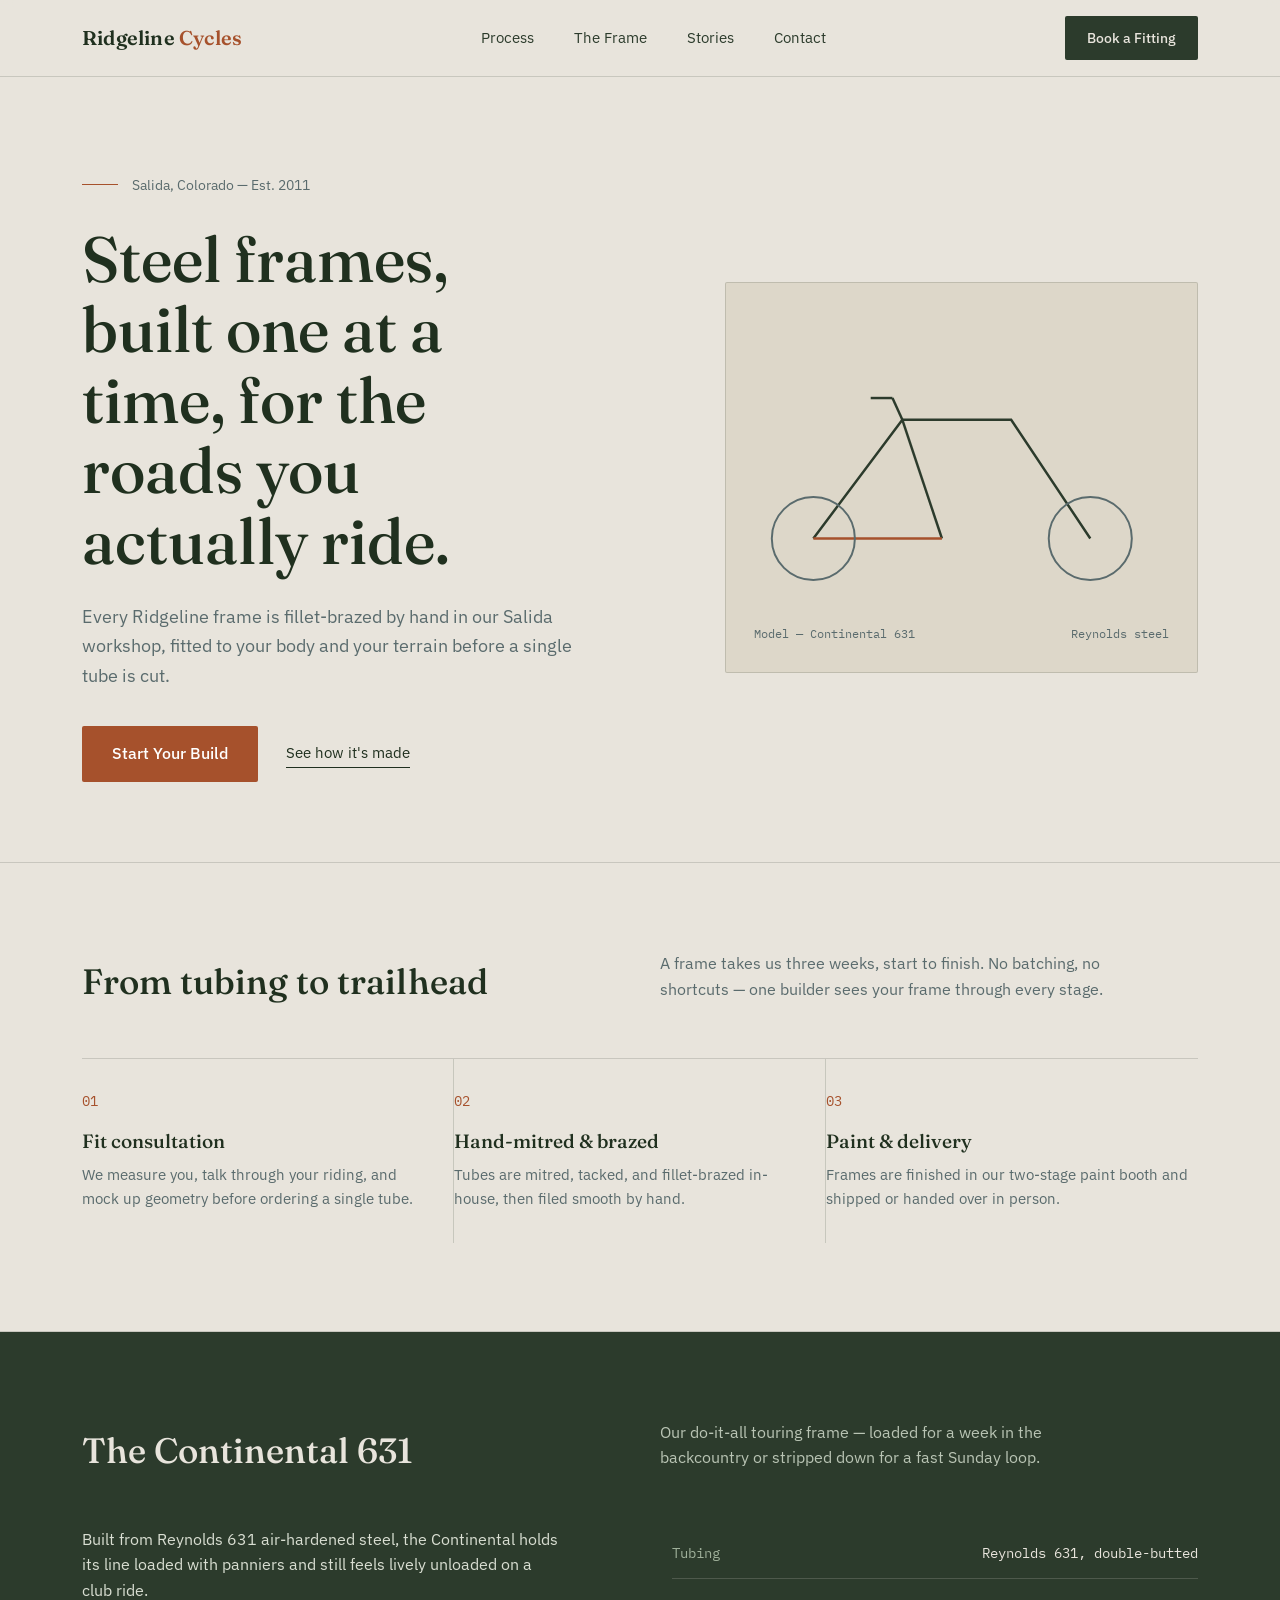
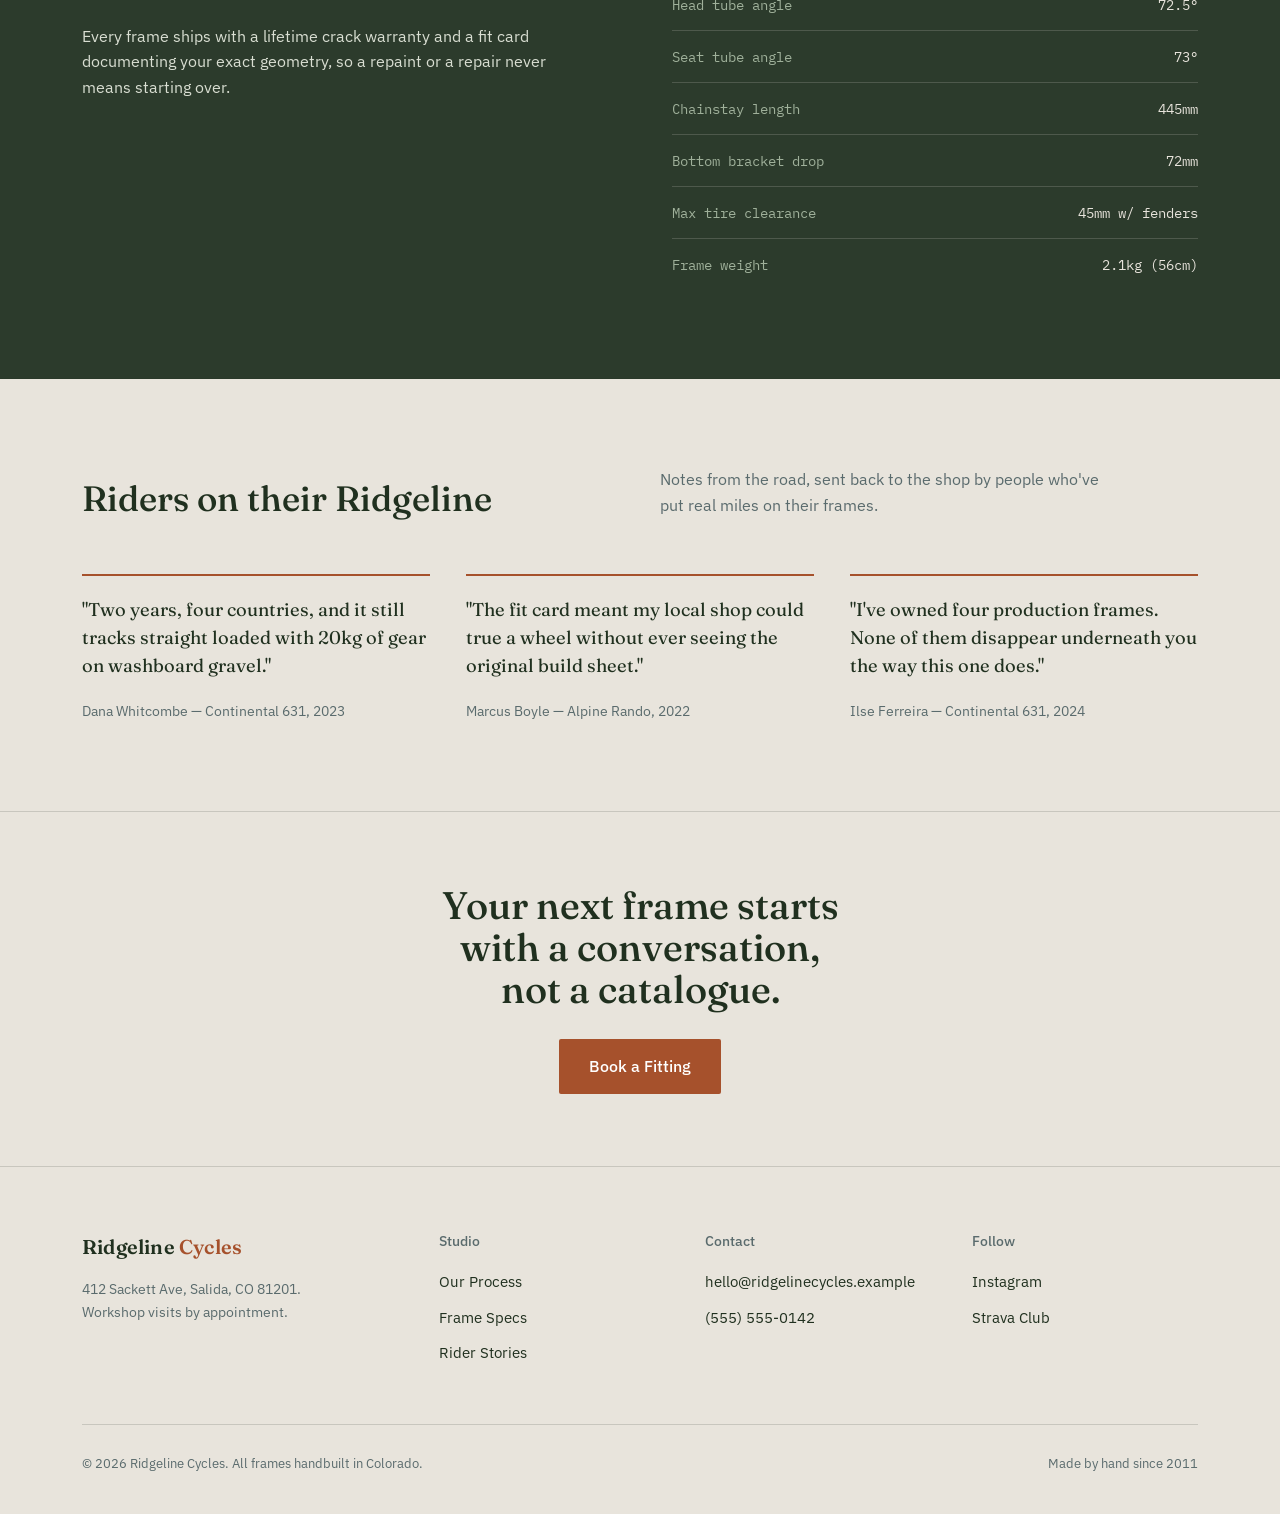
<file: WebDev-L1-LandingPage/index.html>
<!DOCTYPE html>
<html lang="en">
<head>
<meta charset="UTF-8">
<meta name="viewport" content="width=device-width, initial-scale=1.0">
<title>Ridgeline Cycles — Handbuilt Steel Frames</title>
<link rel="preconnect" href="https://fonts.googleapis.com">
<link rel="preconnect" href="https://fonts.gstatic.com" crossorigin>
<link href="https://fonts.googleapis.com/css2?family=Fraunces:opsz,wght@9..144,400;9..144,500;9..144,600&family=IBM+Plex+Sans:wght@400;500;600&family=IBM+Plex+Mono:wght@400;500&display=swap" rel="stylesheet">
<style>
  :root{
    --paper: #E8E4DC;
    --paper-dark: #DDD7C9;
    --ink: #20301F;
    --forest: #2C3B2C;
    --steel: #5A6B6D;
    --rust: #A6512C;
    --rust-dark: #83401F;
    --line: rgba(32,48,31,0.16);
    --max: 1180px;
  }

  *{ margin:0; padding:0; box-sizing:border-box; }

  html{ scroll-behavior:smooth; }

  body{
    background:var(--paper);
    color:var(--ink);
    font-family:'IBM Plex Sans', sans-serif;
    font-size:16px;
    line-height:1.6;
    -webkit-font-smoothing:antialiased;
  }

  h1,h2,h3{
    font-family:'Fraunces', serif;
    color:var(--ink);
    font-weight:500;
    line-height:1.1;
  }

  a{ color:inherit; text-decoration:none; }

  img,svg{ display:block; max-width:100%; }

  .wrap{
    max-width:var(--max);
    margin:0 auto;
    padding:0 32px;
  }

  /* ---------- NAV ---------- */
  header{
    position:sticky;
    top:0;
    z-index:50;
    background:rgba(232,228,220,0.92);
    backdrop-filter:blur(6px);
    border-bottom:1px solid var(--line);
  }

  nav.wrap{
    display:flex;
    align-items:center;
    justify-content:space-between;
    height:76px;
  }

  .brand{
    font-family:'Fraunces', serif;
    font-size:1.25rem;
    font-weight:600;
    letter-spacing:0.01em;
  }

  .brand span{ color:var(--rust); }

  .nav-links{
    display:flex;
    gap:40px;
    list-style:none;
  }

  .nav-links a{
    font-size:0.95rem;
    color:var(--forest);
    padding:6px 0;
    border-bottom:1px solid transparent;
    transition:border-color 0.2s ease;
  }

  .nav-links a:hover{ border-color:var(--rust); }

  .nav-cta{
    display:inline-block;
    padding:10px 22px;
    background:var(--forest);
    color:var(--paper);
    border-radius:2px;
    font-size:0.9rem;
    font-weight:500;
    transition:background 0.2s ease;
  }

  .nav-cta:hover{ background:var(--rust); }

  .nav-toggle{ display:none; }

  /* ---------- HERO ---------- */
  .hero{
    padding:96px 0 80px;
    border-bottom:1px solid var(--line);
  }

  .hero-grid{
    display:grid;
    grid-template-columns:1.1fr 0.9fr;
    gap:64px;
    align-items:center;
  }

  .eyebrow-line{
    display:flex;
    align-items:center;
    gap:14px;
    margin-bottom:28px;
    color:var(--steel);
    font-size:0.9rem;
  }

  .eyebrow-line::before{
    content:"";
    width:36px;
    height:1px;
    background:var(--rust);
  }

  .hero h1{
    font-size:clamp(2.6rem, 5vw, 4rem);
    max-width:11ch;
    margin-bottom:26px;
  }

  .hero p.lede{
    font-size:1.15rem;
    color:var(--steel);
    max-width:46ch;
    margin-bottom:36px;
  }

  .hero-actions{
    display:flex;
    align-items:center;
    gap:28px;
  }

  .btn-primary{
    display:inline-block;
    padding:15px 30px;
    background:var(--rust);
    color:#fff;
    border-radius:2px;
    font-weight:500;
    font-size:1rem;
    transition:background 0.2s ease, transform 0.2s ease;
  }

  .btn-primary:hover{ background:var(--rust-dark); transform:translateY(-1px); }

  .link-secondary{
    font-size:0.95rem;
    border-bottom:1px solid var(--ink);
    padding-bottom:2px;
  }

  .hero-art{
    background:var(--paper-dark);
    border:1px solid var(--line);
    border-radius:2px;
    padding:28px;
  }

  .hero-art figcaption{
    margin-top:16px;
    font-family:'IBM Plex Mono', monospace;
    font-size:0.78rem;
    color:var(--steel);
    display:flex;
    justify-content:space-between;
  }

  /* ---------- SECTION SHELL ---------- */
  section{ padding:88px 0; }

  .section-head{
    display:grid;
    grid-template-columns:1fr 1fr;
    gap:40px;
    align-items:end;
    margin-bottom:56px;
  }

  .section-head h2{
    font-size:2.2rem;
  }

  .section-head p{
    color:var(--steel);
    max-width:46ch;
  }

  /* ---------- PROCESS / FEATURES ---------- */
  .process{ border-bottom:1px solid var(--line); }

  .process-list{
    display:grid;
    grid-template-columns:repeat(3, 1fr);
    border-top:1px solid var(--line);
  }

  .process-item{
    padding:32px 28px 32px 0;
    border-right:1px solid var(--line);
  }

  .process-item:last-child{ border-right:none; padding-right:0; }

  .process-item .num{
    font-family:'IBM Plex Mono', monospace;
    color:var(--rust);
    font-size:0.85rem;
    display:block;
    margin-bottom:18px;
  }

  .process-item h3{
    font-size:1.2rem;
    margin-bottom:10px;
  }

  .process-item p{
    color:var(--steel);
    font-size:0.95rem;
  }

  /* ---------- SPEC / ABOUT ---------- */
  .spec{
    background:var(--forest);
    color:var(--paper);
    border-bottom:1px solid var(--line);
  }

  .spec h2, .spec p{ color:var(--paper); }
  .spec .section-head p{ color:#B9C4B4; }

  .spec-grid{
    display:grid;
    grid-template-columns:1fr 1fr;
    gap:64px;
  }

  .spec-copy p{
    color:#D9DED2;
    margin-bottom:20px;
    max-width:48ch;
  }

  .spec-table{
    font-family:'IBM Plex Mono', monospace;
    font-size:0.9rem;
    width:100%;
    border-collapse:collapse;
  }

  .spec-table tr{ border-bottom:1px solid rgba(232,228,220,0.18); }
  .spec-table tr:last-child{ border-bottom:none; }

  .spec-table td{ padding:14px 0; }

  .spec-table td:first-child{ color:#9FB09A; }
  .spec-table td:last-child{ text-align:right; }

  /* ---------- TESTIMONIALS ---------- */
  .testimonials-grid{
    display:grid;
    grid-template-columns:repeat(3, 1fr);
    gap:36px;
  }

  .quote-card{
    border-top:2px solid var(--rust);
    padding-top:20px;
  }

  .quote-card p{
    font-family:'Fraunces', serif;
    font-size:1.15rem;
    line-height:1.5;
    margin-bottom:22px;
  }

  .quote-card .who{
    font-size:0.85rem;
    color:var(--steel);
  }

  /* ---------- CTA BAND ---------- */
  .cta-band{
    border-top:1px solid var(--line);
    border-bottom:1px solid var(--line);
    padding:72px 0;
    text-align:center;
  }

  .cta-band h2{
    font-size:2.4rem;
    max-width:16ch;
    margin:0 auto 28px;
  }

  /* ---------- FOOTER ---------- */
  footer{ padding:64px 0 40px; }

  .footer-grid{
    display:grid;
    grid-template-columns:1.4fr 1fr 1fr 1fr;
    gap:40px;
    padding-bottom:48px;
    border-bottom:1px solid var(--line);
  }

  .footer-brand p{
    color:var(--steel);
    font-size:0.9rem;
    max-width:32ch;
    margin-top:14px;
  }

  .footer-col h4{
    font-size:0.85rem;
    color:var(--steel);
    margin-bottom:16px;
    font-weight:500;
  }

  .footer-col ul{ list-style:none; }

  .footer-col li{ margin-bottom:10px; }

  .footer-col a{
    font-size:0.92rem;
    color:var(--ink);
  }

  .footer-col a:hover{ color:var(--rust); }

  .footer-bottom{
    display:flex;
    justify-content:space-between;
    padding-top:28px;
    font-size:0.82rem;
    color:var(--steel);
  }

  /* ---------- RESPONSIVE ---------- */
  @media (max-width: 860px){
    .nav-links{ display:none; }
    .hero-grid{ grid-template-columns:1fr; gap:40px; }
    .hero{ padding:64px 0 56px; }
    .section-head{ grid-template-columns:1fr; }
    .process-list{ grid-template-columns:1fr; }
    .process-item{ border-right:none; border-bottom:1px solid var(--line); padding:28px 0; }
    .spec-grid{ grid-template-columns:1fr; gap:36px; }
    .testimonials-grid{ grid-template-columns:1fr; gap:32px; }
    .footer-grid{ grid-template-columns:1fr 1fr; }
    .wrap{ padding:0 20px; }
    section{ padding:64px 0; }
  }

  @media (max-width: 480px){
    .footer-grid{ grid-template-columns:1fr; }
    .footer-bottom{ flex-direction:column; gap:8px; }
    .hero-actions{ flex-direction:column; align-items:flex-start; gap:16px; }
  }
</style>
</head>
<body>

<header>
  <nav class="wrap">
    <a href="#top" class="brand">Ridgeline <span>Cycles</span></a>
    <ul class="nav-links">
      <li><a href="#process">Process</a></li>
      <li><a href="#specs">The Frame</a></li>
      <li><a href="#stories">Stories</a></li>
      <li><a href="#contact">Contact</a></li>
    </ul>
    <a href="#contact" class="nav-cta">Book a Fitting</a>
  </nav>
</header>

<main id="top">

  <section class="hero">
    <div class="wrap hero-grid">
      <div>
        <div class="eyebrow-line">Salida, Colorado — Est. 2011</div>
        <h1>Steel frames, built one at a time, for the roads you actually ride.</h1>
        <p class="lede">Every Ridgeline frame is fillet-brazed by hand in our Salida workshop, fitted to your body and your terrain before a single tube is cut.</p>
        <div class="hero-actions">
          <a href="#contact" class="btn-primary">Start Your Build</a>
          <a href="#process" class="link-secondary">See how it's made</a>
        </div>
      </div>
      <figure class="hero-art">
        <svg viewBox="0 0 420 300" width="100%">
          <polyline points="60,230 150,110 260,110 340,230" fill="none" stroke="#2C3B2C" stroke-width="2.5"/>
          <polyline points="150,110 190,230" fill="none" stroke="#2C3B2C" stroke-width="2.5"/>
          <polyline points="60,230 190,230" fill="none" stroke="#A6512C" stroke-width="2.5"/>
          <circle cx="60" cy="230" r="42" fill="none" stroke="#5A6B6D" stroke-width="2"/>
          <circle cx="340" cy="230" r="42" fill="none" stroke="#5A6B6D" stroke-width="2"/>
          <line x1="150" y1="110" x2="140" y2="88" stroke="#2C3B2C" stroke-width="2.5"/>
          <line x1="140" y1="88" x2="118" y2="88" stroke="#2C3B2C" stroke-width="2.5"/>
        </svg>
        <figcaption>
          <span>Model — Continental 631</span>
          <span>Reynolds steel</span>
        </figcaption>
      </figure>
    </div>
  </section>

  <section class="process" id="process">
    <div class="wrap">
      <div class="section-head">
        <h2>From tubing to trailhead</h2>
        <p>A frame takes us three weeks, start to finish. No batching, no shortcuts — one builder sees your frame through every stage.</p>
      </div>
      <div class="process-list">
        <div class="process-item">
          <span class="num">01</span>
          <h3>Fit consultation</h3>
          <p>We measure you, talk through your riding, and mock up geometry before ordering a single tube.</p>
        </div>
        <div class="process-item">
          <span class="num">02</span>
          <h3>Hand-mitred &amp; brazed</h3>
          <p>Tubes are mitred, tacked, and fillet-brazed in-house, then filed smooth by hand.</p>
        </div>
        <div class="process-item">
          <span class="num">03</span>
          <h3>Paint &amp; delivery</h3>
          <p>Frames are finished in our two-stage paint booth and shipped or handed over in person.</p>
        </div>
      </div>
    </div>
  </section>

  <section class="spec" id="specs">
    <div class="wrap">
      <div class="section-head">
        <h2>The Continental 631</h2>
        <p>Our do-it-all touring frame — loaded for a week in the backcountry or stripped down for a fast Sunday loop.</p>
      </div>
      <div class="spec-grid">
        <div class="spec-copy">
          <p>Built from Reynolds 631 air-hardened steel, the Continental holds its line loaded with panniers and still feels lively unloaded on a club ride.</p>
          <p>Every frame ships with a lifetime crack warranty and a fit card documenting your exact geometry, so a repaint or a repair never means starting over.</p>
        </div>
        <table class="spec-table">
          <tr><td>Tubing</td><td>Reynolds 631, double-butted</td></tr>
          <tr><td>Head tube angle</td><td>72.5°</td></tr>
          <tr><td>Seat tube angle</td><td>73°</td></tr>
          <tr><td>Chainstay length</td><td>445mm</td></tr>
          <tr><td>Bottom bracket drop</td><td>72mm</td></tr>
          <tr><td>Max tire clearance</td><td>45mm w/ fenders</td></tr>
          <tr><td>Frame weight</td><td>2.1kg (56cm)</td></tr>
        </table>
      </div>
    </div>
  </section>

  <section id="stories">
    <div class="wrap">
      <div class="section-head">
        <h2>Riders on their Ridgeline</h2>
        <p>Notes from the road, sent back to the shop by people who've put real miles on their frames.</p>
      </div>
      <div class="testimonials-grid">
        <div class="quote-card">
          <p>"Two years, four countries, and it still tracks straight loaded with 20kg of gear on washboard gravel."</p>
          <div class="who">Dana Whitcombe — Continental 631, 2023</div>
        </div>
        <div class="quote-card">
          <p>"The fit card meant my local shop could true a wheel without ever seeing the original build sheet."</p>
          <div class="who">Marcus Boyle — Alpine Rando, 2022</div>
        </div>
        <div class="quote-card">
          <p>"I've owned four production frames. None of them disappear underneath you the way this one does."</p>
          <div class="who">Ilse Ferreira — Continental 631, 2024</div>
        </div>
      </div>
    </div>
  </section>

  <section class="cta-band">
    <div class="wrap">
      <h2>Your next frame starts with a conversation, not a catalogue.</h2>
      <a href="#contact" class="btn-primary">Book a Fitting</a>
    </div>
  </section>

</main>

<footer id="contact">
  <div class="wrap">
    <div class="footer-grid">
      <div class="footer-brand">
        <div class="brand">Ridgeline <span>Cycles</span></div>
        <p>412 Sackett Ave, Salida, CO 81201. Workshop visits by appointment.</p>
      </div>
      <div class="footer-col">
        <h4>Studio</h4>
        <ul>
          <li><a href="#process">Our Process</a></li>
          <li><a href="#specs">Frame Specs</a></li>
          <li><a href="#stories">Rider Stories</a></li>
        </ul>
      </div>
      <div class="footer-col">
        <h4>Contact</h4>
        <ul>
          <li><a href="mailto:hello@ridgelinecycles.example">hello@ridgelinecycles.example</a></li>
          <li><a href="tel:+15555550142">(555) 555-0142</a></li>
        </ul>
      </div>
      <div class="footer-col">
        <h4>Follow</h4>
        <ul>
          <li><a href="#">Instagram</a></li>
          <li><a href="#">Strava Club</a></li>
        </ul>
      </div>
    </div>
    <div class="footer-bottom">
      <span>© 2026 Ridgeline Cycles. All frames handbuilt in Colorado.</span>
      <span>Made by hand since 2011</span>
    </div>
  </div>
</footer>

</body>
</html>
</file>
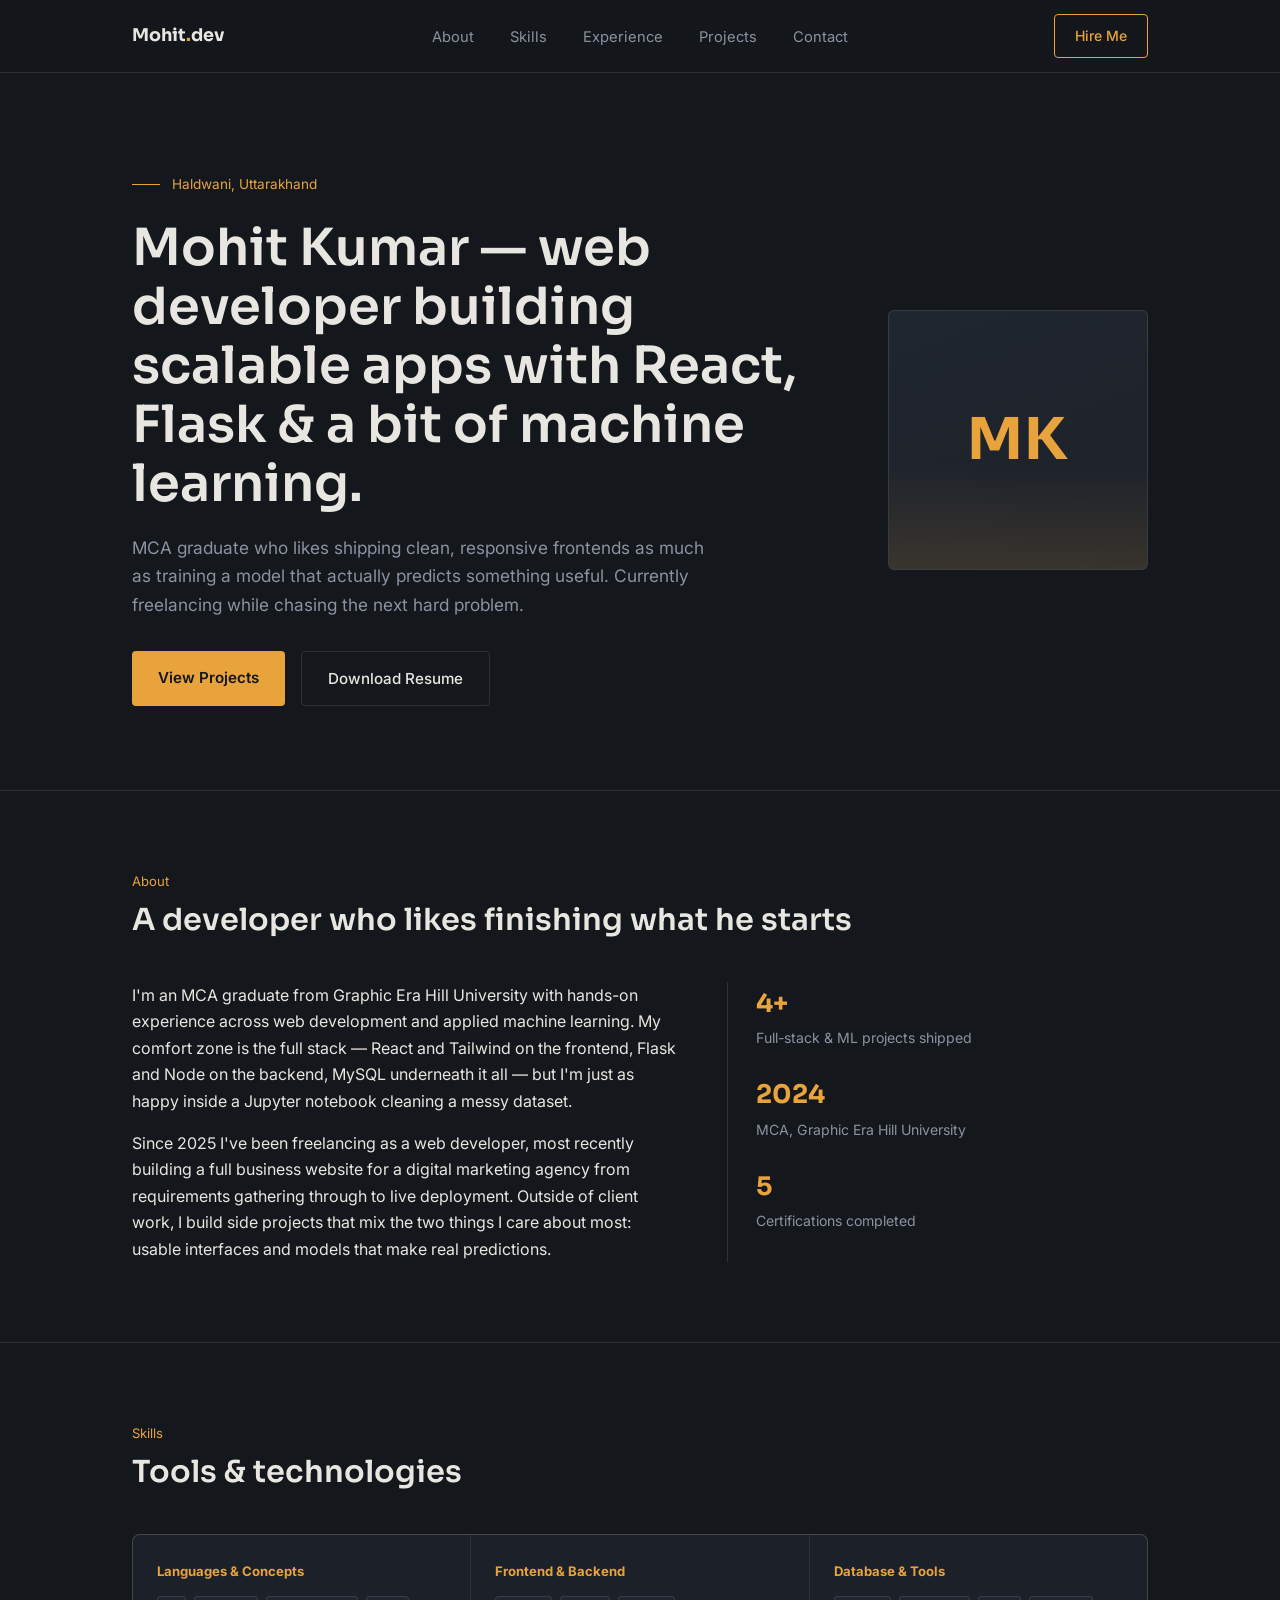
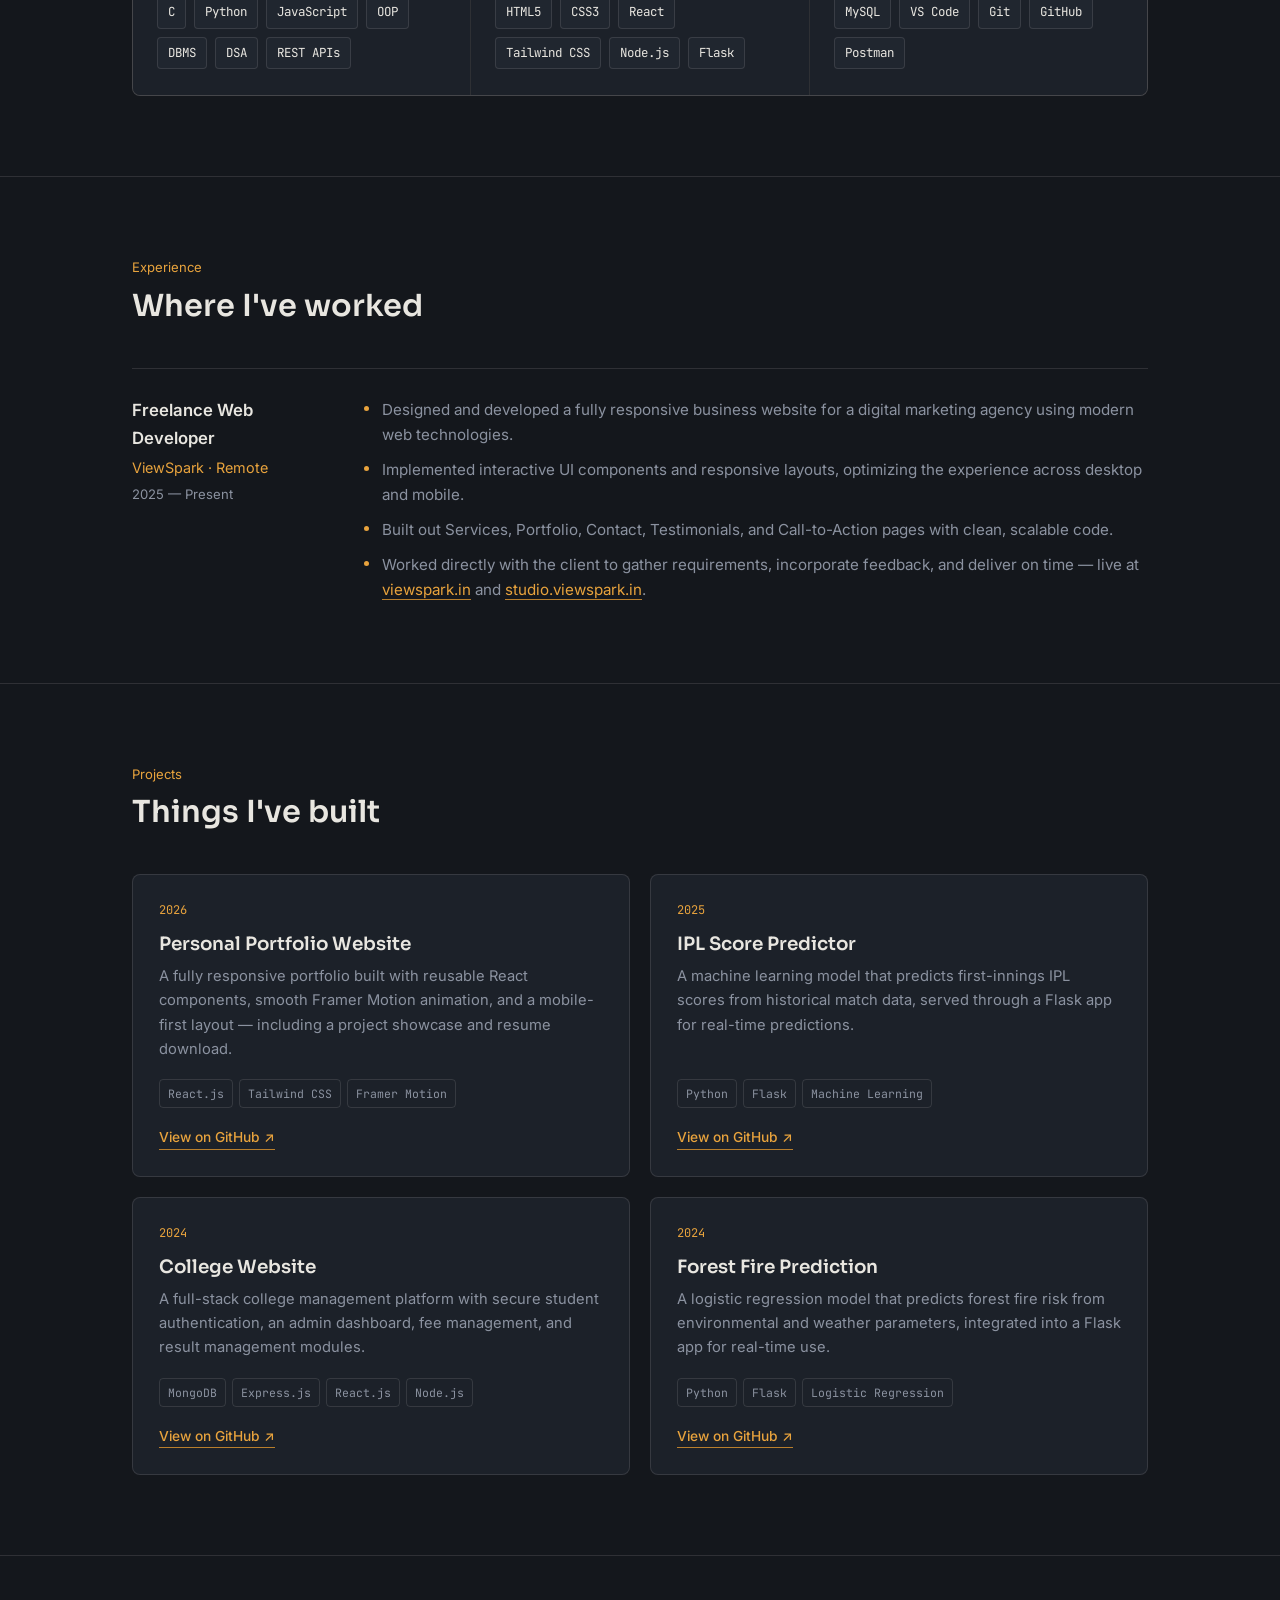
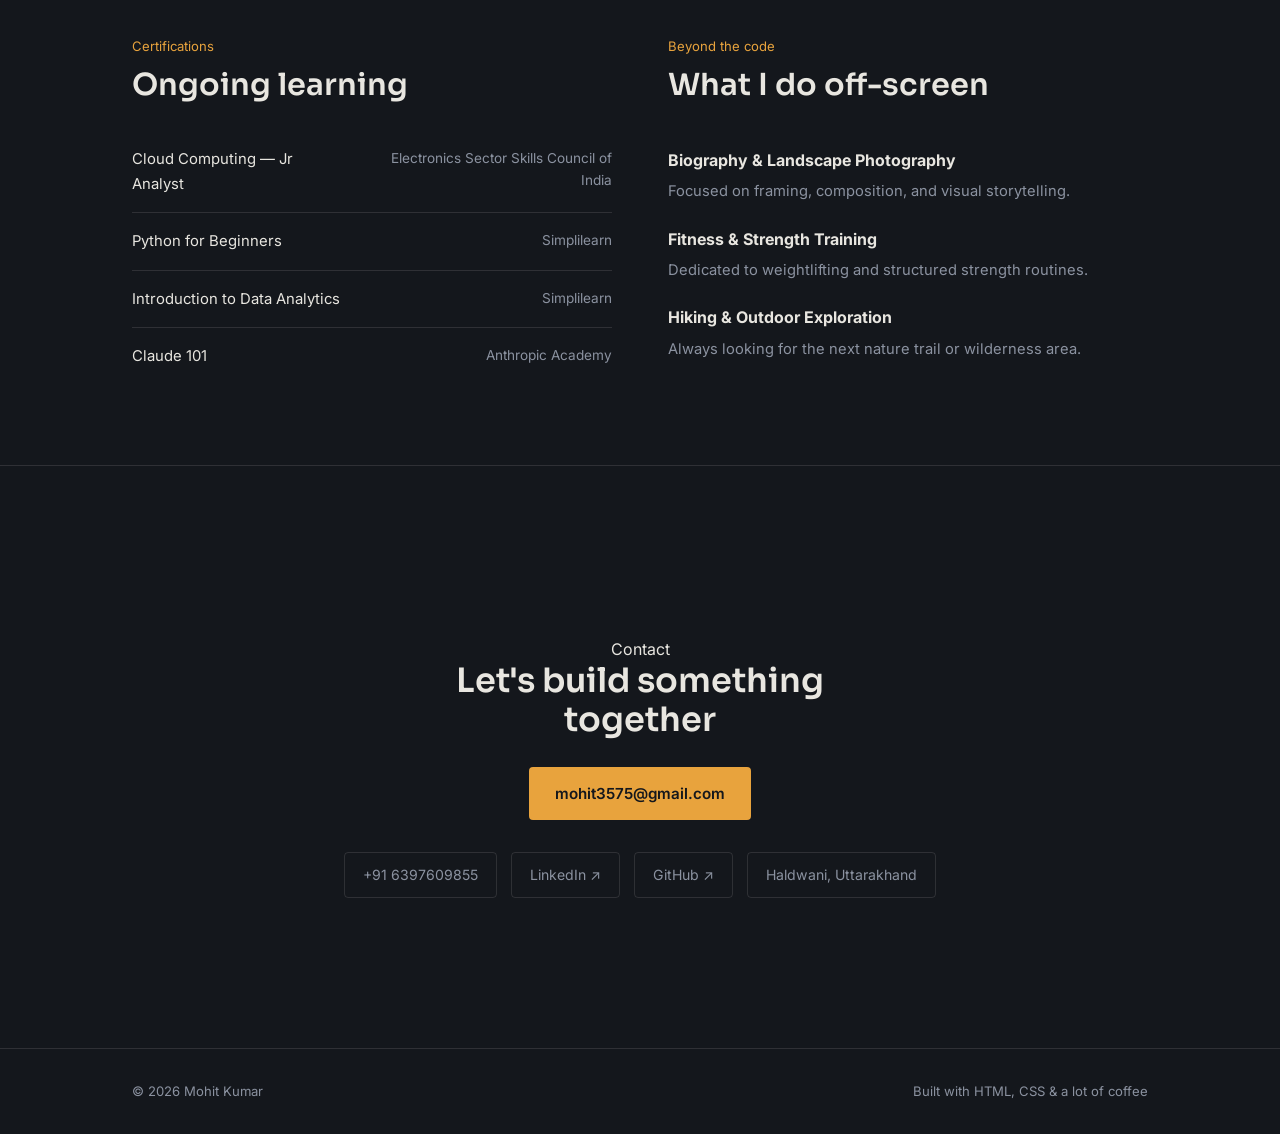
<file: WebDev-L1-PersonalPortfolio/index.html>
<!DOCTYPE html>
<html lang="en">
<head>
<meta charset="UTF-8">
<meta name="viewport" content="width=device-width, initial-scale=1.0">
<title>Mohit Kumar — Web Developer</title>
<link rel="preconnect" href="https://fonts.googleapis.com">
<link rel="preconnect" href="https://fonts.gstatic.com" crossorigin>
<link href="https://fonts.googleapis.com/css2?family=Sora:wght@500;600;700&family=Inter:wght@400;500;600&family=JetBrains+Mono:wght@400;500&display=swap" rel="stylesheet">
<style>
  :root{
    --bg:#14171C;
    --panel:#1C2129;
    --panel-2:#20262F;
    --gold:#E8A33D;
    --gold-dim:#B87E2C;
    --text:#E8E6E0;
    --muted:#8B92A0;
    --line:rgba(232,230,224,0.12);
    --max:1080px;
  }

  *{ margin:0; padding:0; box-sizing:border-box; }

  html{ scroll-behavior:smooth; }

  body{
    background:var(--bg);
    color:var(--text);
    font-family:'Inter', sans-serif;
    line-height:1.65;
    -webkit-font-smoothing:antialiased;
  }

  h1,h2,h3{
    font-family:'Sora', sans-serif;
    font-weight:600;
    line-height:1.15;
    color:var(--text);
  }

  a{ color:inherit; text-decoration:none; }

  .mono{ font-family:'JetBrains Mono', monospace; }

  .wrap{
    max-width:var(--max);
    margin:0 auto;
    padding:0 32px;
  }

  /* ---------- NAV ---------- */
  header{
    position:sticky;
    top:0;
    z-index:50;
    background:rgba(20,23,28,0.88);
    backdrop-filter:blur(8px);
    border-bottom:1px solid var(--line);
  }

  nav.wrap{
    display:flex;
    align-items:center;
    justify-content:space-between;
    height:72px;
  }

  .brand{
    font-family:'Sora', sans-serif;
    font-weight:700;
    font-size:1.1rem;
  }

  .brand span{ color:var(--gold); }

  .nav-links{
    display:flex;
    gap:36px;
    list-style:none;
  }

  .nav-links a{
    font-size:0.92rem;
    color:var(--muted);
    transition:color 0.15s ease;
  }

  .nav-links a:hover{ color:var(--text); }

  .nav-cta{
    display:inline-block;
    padding:9px 20px;
    border:1px solid var(--gold);
    color:var(--gold);
    border-radius:4px;
    font-size:0.88rem;
    font-weight:500;
    transition:background 0.15s ease, color 0.15s ease;
  }

  .nav-cta:hover{ background:var(--gold); color:var(--bg); }

  /* ---------- HERO ---------- */
  .hero{
    padding:100px 0 84px;
    border-bottom:1px solid var(--line);
  }

  .hero-grid{
    display:grid;
    grid-template-columns:1fr 260px;
    gap:56px;
    align-items:center;
  }

  .eyebrow{
    display:flex;
    align-items:center;
    gap:12px;
    color:var(--gold);
    font-size:0.85rem;
    margin-bottom:24px;
  }

  .eyebrow::before{
    content:"";
    width:28px;
    height:1px;
    background:var(--gold);
  }

  .hero h1{
    font-size:clamp(2.2rem, 4.6vw, 3.2rem);
    margin-bottom:20px;
  }

  .hero p.lede{
    color:var(--muted);
    font-size:1.08rem;
    max-width:52ch;
    margin-bottom:32px;
  }

  .hero-actions{ display:flex; gap:16px; flex-wrap:wrap; }

  .btn-primary{
    display:inline-block;
    padding:14px 26px;
    background:var(--gold);
    color:var(--bg);
    border-radius:4px;
    font-weight:600;
    font-size:0.95rem;
    transition:background 0.15s ease, transform 0.15s ease;
  }

  .btn-primary:hover{ background:#F3B657; transform:translateY(-1px); }

  .btn-ghost{
    display:inline-block;
    padding:14px 26px;
    border:1px solid var(--line);
    color:var(--text);
    border-radius:4px;
    font-size:0.95rem;
    font-weight:500;
  }

  .btn-ghost:hover{ border-color:var(--gold); color:var(--gold); }

  .avatar-frame{
    width:100%;
    aspect-ratio:1/1;
    border-radius:6px;
    border:1px solid var(--line);
    background:linear-gradient(160deg, var(--panel-2), var(--panel));
    display:flex;
    align-items:center;
    justify-content:center;
    position:relative;
    overflow:hidden;
  }

  .avatar-frame::before{
    content:"";
    position:absolute;
    inset:0;
    background:
      linear-gradient(transparent 0%, transparent 60%, rgba(232,163,61,0.14) 100%);
  }

  .avatar-frame span{
    font-family:'Sora', sans-serif;
    font-weight:700;
    font-size:3.6rem;
    color:var(--gold);
    letter-spacing:0.02em;
  }

  /* ---------- SECTION SHELL ---------- */
  section{ padding:80px 0; border-bottom:1px solid var(--line); }
  section:last-of-type{ border-bottom:none; }

  .section-head{ margin-bottom:44px; }

  .section-head .kicker{
    color:var(--gold);
    font-size:0.82rem;
    margin-bottom:10px;
    display:block;
  }

  .section-head h2{ font-size:1.9rem; }

  .section-head p{
    color:var(--muted);
    max-width:56ch;
    margin-top:12px;
  }

  /* ---------- ABOUT ---------- */
  .about-grid{
    display:grid;
    grid-template-columns:1.3fr 1fr;
    gap:48px;
  }

  .about-copy p{ color:var(--text); margin-bottom:16px; max-width:56ch; }
  .about-copy p:last-child{ margin-bottom:0; }

  .stat-list{
    border-left:1px solid var(--line);
    padding-left:28px;
    display:flex;
    flex-direction:column;
    gap:24px;
  }

  .stat-list div .num{
    font-family:'Sora', sans-serif;
    font-size:1.6rem;
    color:var(--gold);
    font-weight:700;
  }

  .stat-list div .label{
    color:var(--muted);
    font-size:0.88rem;
    margin-top:2px;
  }

  /* ---------- SKILLS ---------- */
  .skills-groups{
    display:grid;
    grid-template-columns:repeat(3, 1fr);
    gap:1px;
    background:var(--line);
    border:1px solid var(--line);
    border-radius:8px;
    overflow:hidden;
  }

  .skill-group{
    background:var(--panel);
    padding:26px 24px;
  }

  .skill-group h4{
    font-size:0.82rem;
    color:var(--gold);
    text-transform:none;
    margin-bottom:14px;
  }

  .skill-tags{
    display:flex;
    flex-wrap:wrap;
    gap:8px;
  }

  .skill-tags span{
    font-family:'JetBrains Mono', monospace;
    font-size:0.78rem;
    color:var(--text);
    background:var(--panel-2);
    border:1px solid var(--line);
    padding:5px 10px;
    border-radius:4px;
  }

  /* ---------- EXPERIENCE ---------- */
  .exp-item{
    display:grid;
    grid-template-columns:200px 1fr;
    gap:32px;
    padding:28px 0;
    border-top:1px solid var(--line);
  }

  .exp-item:last-child{ padding-bottom:0; }

  .exp-meta .role{ font-weight:600; font-size:1.05rem; margin-bottom:4px; }
  .exp-meta .org{ color:var(--gold); font-size:0.9rem; margin-bottom:4px; }
  .exp-meta .when{ color:var(--muted); font-size:0.82rem; }

  .exp-body ul{ list-style:none; display:flex; flex-direction:column; gap:10px; }

  .exp-body li{
    position:relative;
    padding-left:18px;
    color:var(--muted);
    font-size:0.95rem;
  }

  .exp-body li::before{
    content:"";
    position:absolute;
    left:0;
    top:9px;
    width:5px;
    height:5px;
    background:var(--gold);
    border-radius:50%;
  }

  .exp-body a{ color:var(--gold); border-bottom:1px solid var(--gold-dim); }

  /* ---------- PROJECTS ---------- */
  .projects-grid{
    display:grid;
    grid-template-columns:repeat(2, 1fr);
    gap:20px;
  }

  .project-card{
    background:var(--panel);
    border:1px solid var(--line);
    border-radius:8px;
    padding:26px;
    display:flex;
    flex-direction:column;
  }

  .project-card .year{
    font-family:'JetBrains Mono', monospace;
    font-size:0.75rem;
    color:var(--gold);
    margin-bottom:12px;
  }

  .project-card h3{ font-size:1.15rem; margin-bottom:10px; }

  .project-card p{
    color:var(--muted);
    font-size:0.92rem;
    margin-bottom:18px;
    flex-grow:1;
  }

  .project-stack{
    display:flex;
    flex-wrap:wrap;
    gap:6px;
    margin-bottom:18px;
  }

  .project-stack span{
    font-family:'JetBrains Mono', monospace;
    font-size:0.72rem;
    color:var(--muted);
    border:1px solid var(--line);
    padding:4px 8px;
    border-radius:4px;
  }

  .project-link{
    font-size:0.86rem;
    font-weight:500;
    color:var(--gold);
    border-bottom:1px solid var(--gold-dim);
    align-self:flex-start;
  }

  /* ---------- CERTS + INTERESTS ---------- */
  .split-grid{
    display:grid;
    grid-template-columns:1fr 1fr;
    gap:56px;
  }

  .cert-list{ list-style:none; display:flex; flex-direction:column; }

  .cert-list li{
    padding:16px 0;
    border-bottom:1px solid var(--line);
    display:flex;
    justify-content:space-between;
    gap:16px;
    font-size:0.93rem;
  }

  .cert-list li:first-child{ padding-top:0; }
  .cert-list li:last-child{ border-bottom:none; }

  .cert-list .org{ color:var(--muted); font-size:0.85rem; text-align:right; }

  .interest-list{ display:flex; flex-direction:column; gap:22px; }

  .interest-item h4{ font-size:1rem; margin-bottom:6px; }
  .interest-item p{ color:var(--muted); font-size:0.92rem; }

  /* ---------- CONTACT / FOOTER ---------- */
  .contact-cta{
    text-align:center;
    padding:90px 0 70px;
  }

  .contact-cta h2{
    font-size:2.1rem;
    max-width:18ch;
    margin:0 auto 28px;
  }

  .contact-links{
    display:flex;
    justify-content:center;
    gap:14px;
    flex-wrap:wrap;
    margin-top:32px;
  }

  .contact-links a{
    font-size:0.88rem;
    color:var(--muted);
    border:1px solid var(--line);
    padding:10px 18px;
    border-radius:4px;
  }

  .contact-links a:hover{ border-color:var(--gold); color:var(--gold); }

  footer{
    padding:32px 0;
    border-top:1px solid var(--line);
    display:flex;
    justify-content:space-between;
    font-size:0.82rem;
    color:var(--muted);
  }

  /* ---------- RESPONSIVE ---------- */
  @media (max-width: 860px){
    .nav-links{ display:none; }
    .hero-grid{ grid-template-columns:1fr; gap:36px; }
    .avatar-frame{ max-width:200px; }
    .about-grid{ grid-template-columns:1fr; gap:28px; }
    .stat-list{ border-left:none; border-top:1px solid var(--line); padding-left:0; padding-top:24px; flex-direction:row; flex-wrap:wrap; gap:28px; }
    .skills-groups{ grid-template-columns:1fr; }
    .exp-item{ grid-template-columns:1fr; gap:12px; }
    .projects-grid{ grid-template-columns:1fr; }
    .split-grid{ grid-template-columns:1fr; gap:40px; }
    .wrap{ padding:0 20px; }
    section{ padding:56px 0; }
  }

  @media (max-width: 480px){
    .hero-actions{ flex-direction:column; align-items:flex-start; }
    .cert-list li{ flex-direction:column; gap:4px; }
    .cert-list .org{ text-align:left; }
    footer{ flex-direction:column; gap:8px; text-align:center; }
  }
</style>
</head>
<body>

<header>
  <nav class="wrap">
    <a href="#top" class="brand">Mohit<span>.</span>dev</a>
    <ul class="nav-links">
      <li><a href="#about">About</a></li>
      <li><a href="#skills">Skills</a></li>
      <li><a href="#experience">Experience</a></li>
      <li><a href="#projects">Projects</a></li>
      <li><a href="#contact">Contact</a></li>
    </ul>
    <a href="#contact" class="nav-cta">Hire Me</a>
  </nav>
</header>

<main id="top">

  <section class="hero">
    <div class="wrap hero-grid">
      <div>
        <div class="eyebrow">Haldwani, Uttarakhand</div>
        <h1>Mohit Kumar — web developer building scalable apps with React, Flask &amp; a bit of machine learning.</h1>
        <p class="lede">MCA graduate who likes shipping clean, responsive frontends as much as training a model that actually predicts something useful. Currently freelancing while chasing the next hard problem.</p>
        <div class="hero-actions">
          <a href="#projects" class="btn-primary">View Projects</a>
          <a href="#contact" class="btn-ghost">Download Resume</a>
        </div>
      </div>
      <div class="avatar-frame"><span>MK</span></div>
    </div>
  </section>

  <section id="about">
    <div class="wrap">
      <div class="section-head">
        <span class="kicker">About</span>
        <h2>A developer who likes finishing what he starts</h2>
      </div>
      <div class="about-grid">
        <div class="about-copy">
          <p>I'm an MCA graduate from Graphic Era Hill University with hands-on experience across web development and applied machine learning. My comfort zone is the full stack — React and Tailwind on the frontend, Flask and Node on the backend, MySQL underneath it all — but I'm just as happy inside a Jupyter notebook cleaning a messy dataset.</p>
          <p>Since 2025 I've been freelancing as a web developer, most recently building a full business website for a digital marketing agency from requirements gathering through to live deployment. Outside of client work, I build side projects that mix the two things I care about most: usable interfaces and models that make real predictions.</p>
        </div>
        <div class="stat-list">
          <div>
            <div class="num">4+</div>
            <div class="label">Full-stack &amp; ML projects shipped</div>
          </div>
          <div>
            <div class="num">2024</div>
            <div class="label">MCA, Graphic Era Hill University</div>
          </div>
          <div>
            <div class="num">5</div>
            <div class="label">Certifications completed</div>
          </div>
        </div>
      </div>
    </div>
  </section>

  <section id="skills">
    <div class="wrap">
      <div class="section-head">
        <span class="kicker">Skills</span>
        <h2>Tools &amp; technologies</h2>
      </div>
      <div class="skills-groups">
        <div class="skill-group">
          <h4>Languages &amp; Concepts</h4>
          <div class="skill-tags">
            <span>C</span><span>Python</span><span>JavaScript</span><span>OOP</span><span>DBMS</span><span>DSA</span><span>REST APIs</span>
          </div>
        </div>
        <div class="skill-group">
          <h4>Frontend &amp; Backend</h4>
          <div class="skill-tags">
            <span>HTML5</span><span>CSS3</span><span>React</span><span>Tailwind CSS</span><span>Node.js</span><span>Flask</span>
          </div>
        </div>
        <div class="skill-group">
          <h4>Database &amp; Tools</h4>
          <div class="skill-tags">
            <span>MySQL</span><span>VS Code</span><span>Git</span><span>GitHub</span><span>Postman</span>
          </div>
        </div>
      </div>
    </div>
  </section>

  <section id="experience">
    <div class="wrap">
      <div class="section-head">
        <span class="kicker">Experience</span>
        <h2>Where I've worked</h2>
      </div>
      <div class="exp-item">
        <div class="exp-meta">
          <div class="role">Freelance Web Developer</div>
          <div class="org">ViewSpark · Remote</div>
          <div class="when">2025 — Present</div>
        </div>
        <div class="exp-body">
          <ul>
            <li>Designed and developed a fully responsive business website for a digital marketing agency using modern web technologies.</li>
            <li>Implemented interactive UI components and responsive layouts, optimizing the experience across desktop and mobile.</li>
            <li>Built out Services, Portfolio, Contact, Testimonials, and Call-to-Action pages with clean, scalable code.</li>
            <li>Worked directly with the client to gather requirements, incorporate feedback, and deliver on time — live at <a href="https://viewspark.in" target="_blank" rel="noopener">viewspark.in</a> and <a href="https://studio.viewspark.in" target="_blank" rel="noopener">studio.viewspark.in</a>.</li>
          </ul>
        </div>
      </div>
    </div>
  </section>

  <section id="projects">
    <div class="wrap">
      <div class="section-head">
        <span class="kicker">Projects</span>
        <h2>Things I've built</h2>
      </div>
      <div class="projects-grid">
        <div class="project-card">
          <div class="year mono">2026</div>
          <h3>Personal Portfolio Website</h3>
          <p>A fully responsive portfolio built with reusable React components, smooth Framer Motion animation, and a mobile-first layout — including a project showcase and resume download.</p>
          <div class="project-stack">
            <span>React.js</span><span>Tailwind CSS</span><span>Framer Motion</span>
          </div>
          <a href="#" class="project-link">View on GitHub ↗</a>
        </div>
        <div class="project-card">
          <div class="year mono">2025</div>
          <h3>IPL Score Predictor</h3>
          <p>A machine learning model that predicts first-innings IPL scores from historical match data, served through a Flask app for real-time predictions.</p>
          <div class="project-stack">
            <span>Python</span><span>Flask</span><span>Machine Learning</span>
          </div>
          <a href="#" class="project-link">View on GitHub ↗</a>
        </div>
        <div class="project-card">
          <div class="year mono">2024</div>
          <h3>College Website</h3>
          <p>A full-stack college management platform with secure student authentication, an admin dashboard, fee management, and result management modules.</p>
          <div class="project-stack">
            <span>MongoDB</span><span>Express.js</span><span>React.js</span><span>Node.js</span>
          </div>
          <a href="#" class="project-link">View on GitHub ↗</a>
        </div>
        <div class="project-card">
          <div class="year mono">2024</div>
          <h3>Forest Fire Prediction</h3>
          <p>A logistic regression model that predicts forest fire risk from environmental and weather parameters, integrated into a Flask app for real-time use.</p>
          <div class="project-stack">
            <span>Python</span><span>Flask</span><span>Logistic Regression</span>
          </div>
          <a href="#" class="project-link">View on GitHub ↗</a>
        </div>
      </div>
    </div>
  </section>

  <section id="certs">
    <div class="wrap">
      <div class="split-grid">
        <div>
          <div class="section-head">
            <span class="kicker">Certifications</span>
            <h2>Ongoing learning</h2>
          </div>
          <ul class="cert-list">
            <li><span>Cloud Computing — Jr Analyst</span><span class="org">Electronics Sector Skills Council of India</span></li>
            <li><span>Python for Beginners</span><span class="org">Simplilearn</span></li>
            <li><span>Introduction to Data Analytics</span><span class="org">Simplilearn</span></li>
            <li><span>Claude 101</span><span class="org">Anthropic Academy</span></li>
          </ul>
        </div>
        <div>
          <div class="section-head">
            <span class="kicker">Beyond the code</span>
            <h2>What I do off-screen</h2>
          </div>
          <div class="interest-list">
            <div class="interest-item">
              <h4>Biography &amp; Landscape Photography</h4>
              <p>Focused on framing, composition, and visual storytelling.</p>
            </div>
            <div class="interest-item">
              <h4>Fitness &amp; Strength Training</h4>
              <p>Dedicated to weightlifting and structured strength routines.</p>
            </div>
            <div class="interest-item">
              <h4>Hiking &amp; Outdoor Exploration</h4>
              <p>Always looking for the next nature trail or wilderness area.</p>
            </div>
          </div>
        </div>
      </div>
    </div>
  </section>

  <section id="contact">
  <div class="wrap contact-cta">
    <span class="kicker">Contact</span>
    <h2>Let's build something together</h2>

    <a href="mailto:mohit3575@gmail.com" class="btn-primary">
      mohit3575@gmail.com
    </a>

    <div class="contact-links">
      <a href="tel:+916397609855">+91 6397609855</a>

      <a href="https://www.linkedin.com/in/mohit-kumar-98a843193"
         target="_blank"
         rel="noopener noreferrer">
        LinkedIn ↗
      </a>

      <a href="https://github.com/FURY3575"
         target="_blank"
         rel="noopener noreferrer">
        GitHub ↗
      </a>

      <a href="#">Haldwani, Uttarakhand</a>
    </div>
  </div>
</section>

</main>

<footer>
  <div class="wrap footer-inner" style="display:flex; justify-content:space-between; width:100%;">
    <span>© 2026 Mohit Kumar</span>
    <span>Built with HTML, CSS &amp; a lot of coffee</span>
  </div>
</footer>

</body>
</html>
</file>
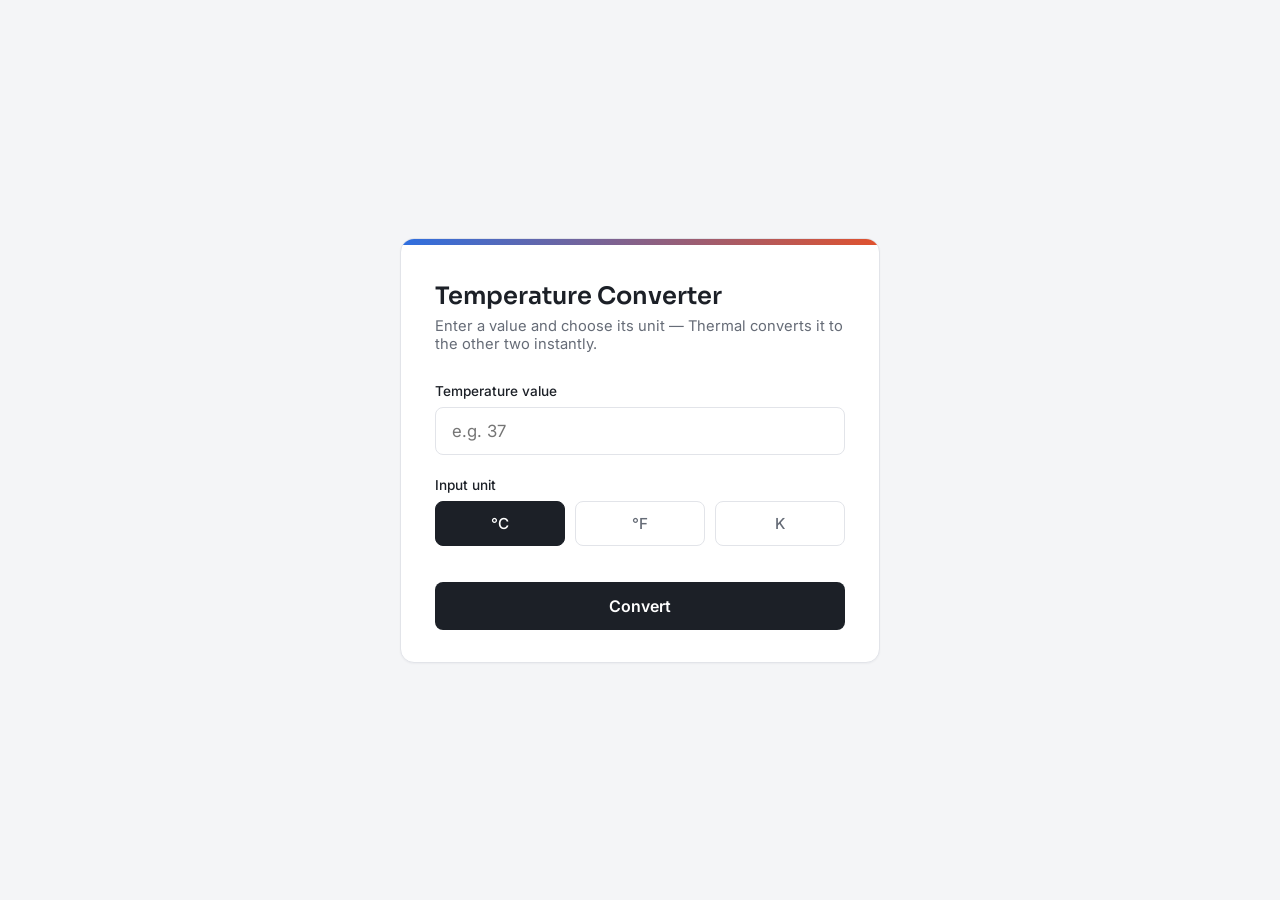
<file: WebDev-L1-TemperatureConverter/index.html>
<!DOCTYPE html>
<html lang="en">
<head>
<meta charset="UTF-8">
<meta name="viewport" content="width=device-width, initial-scale=1.0">
<title>Thermal — Temperature Converter</title>
<link rel="preconnect" href="https://fonts.googleapis.com">
<link rel="preconnect" href="https://fonts.gstatic.com" crossorigin>
<link href="https://fonts.googleapis.com/css2?family=Sora:wght@500;600;700&family=Inter:wght@400;500;600&display=swap" rel="stylesheet">
<style>
  :root{
    --cold:#2E6FE0;
    --hot:#E0522E;
    --ink:#1C2027;
    --grey:#666C77;
    --line:#E2E4E9;
    --paper:#FFFFFF;
    --bg:#F4F5F7;
    --error:#C7371F;
    --error-bg:#FDEDEA;
  }

  *{ margin:0; padding:0; box-sizing:border-box; }

  body{
    min-height:100vh;
    background:var(--bg);
    font-family:'Inter', sans-serif;
    color:var(--ink);
    display:flex;
    align-items:center;
    justify-content:center;
    padding:40px 20px;
  }

  .card{
    width:100%;
    max-width:480px;
    background:var(--paper);
    border:1px solid var(--line);
    border-radius:14px;
    overflow:hidden;
    box-shadow:0 1px 2px rgba(28,32,39,0.04);
  }

  .scale-bar{
    height:6px;
    background:linear-gradient(90deg, var(--cold), var(--hot));
  }

  .card-body{ padding:36px 34px 32px; }

  h1{
    font-family:'Sora', sans-serif;
    font-weight:600;
    font-size:1.5rem;
    margin-bottom:6px;
  }

  .subtitle{
    color:var(--grey);
    font-size:0.92rem;
    margin-bottom:30px;
  }

  label{
    display:block;
    font-size:0.85rem;
    font-weight:500;
    color:var(--ink);
    margin-bottom:8px;
  }

  .field{ margin-bottom:22px; }

  #tempInput{
    width:100%;
    padding:13px 16px;
    font-size:1.05rem;
    font-family:'Inter', sans-serif;
    border:1.5px solid var(--line);
    border-radius:8px;
    outline:none;
    transition:border-color 0.15s ease;
    background:var(--paper);
    color:var(--ink);
  }

  #tempInput:focus{ border-color:var(--cold); }
  #tempInput.invalid{ border-color:var(--error); }

  .unit-select{
    display:grid;
    grid-template-columns:repeat(3, 1fr);
    gap:10px;
  }

  .unit-option{
    position:relative;
  }

  .unit-option input{
    position:absolute;
    opacity:0;
    width:100%;
    height:100%;
    margin:0;
    cursor:pointer;
  }

  .unit-option .pill{
    display:flex;
    align-items:center;
    justify-content:center;
    padding:12px 0;
    border:1.5px solid var(--line);
    border-radius:8px;
    font-size:0.95rem;
    font-weight:500;
    color:var(--grey);
    transition:all 0.15s ease;
  }

  .unit-option input:checked + .pill{
    border-color:var(--ink);
    background:var(--ink);
    color:var(--paper);
  }

  .unit-option input:focus-visible + .pill{
    outline:2px solid var(--cold);
    outline-offset:2px;
  }

  .convert-btn{
    width:100%;
    padding:14px 0;
    margin-top:6px;
    background:var(--ink);
    color:var(--paper);
    border:none;
    border-radius:8px;
    font-size:1rem;
    font-weight:600;
    font-family:'Inter', sans-serif;
    cursor:pointer;
    transition:background 0.15s ease, transform 0.1s ease;
  }

  .convert-btn:hover{ background:#000; }
  .convert-btn:active{ transform:scale(0.99); }

  .error-msg{
    display:none;
    align-items:flex-start;
    gap:10px;
    margin-top:14px;
    padding:12px 14px;
    background:var(--error-bg);
    color:var(--error);
    border-radius:8px;
    font-size:0.88rem;
    line-height:1.45;
  }

  .error-msg.visible{ display:flex; }

  .results{
    margin-top:26px;
    display:none;
    grid-template-columns:repeat(3, 1fr);
    gap:10px;
  }

  .results.visible{ display:grid; }

  .result-cell{
    border:1px solid var(--line);
    border-radius:10px;
    padding:16px 12px;
    text-align:center;
  }

  .result-cell.source{
    border-color:var(--ink);
    background:#FAFAFA;
  }

  .result-cell .val{
    font-family:'Sora', sans-serif;
    font-size:1.3rem;
    font-weight:600;
    margin-bottom:4px;
    word-break:break-all;
  }

  .result-cell .unit-label{
    font-size:0.78rem;
    color:var(--grey);
  }

  @media (max-width: 420px){
    .card-body{ padding:28px 22px 26px; }
    .unit-select{ gap:8px; }
    .results{ gap:8px; }
    .result-cell{ padding:12px 8px; }
    .result-cell .val{ font-size:1.1rem; }
  }
</style>
</head>
<body>

<div class="card">
  <div class="scale-bar"></div>
  <div class="card-body">
    <h1>Temperature Converter</h1>
    <p class="subtitle">Enter a value and choose its unit — Thermal converts it to the other two instantly.</p>

    <form id="converterForm" novalidate>
      <div class="field">
        <label for="tempInput">Temperature value</label>
        <input type="text" id="tempInput" inputmode="decimal" placeholder="e.g. 37" autocomplete="off">
      </div>

      <div class="field">
        <label id="unitLabel">Input unit</label>
        <div class="unit-select" role="radiogroup" aria-labelledby="unitLabel">
          <label class="unit-option">
            <input type="radio" name="unit" value="C" checked>
            <span class="pill">°C</span>
          </label>
          <label class="unit-option">
            <input type="radio" name="unit" value="F">
            <span class="pill">°F</span>
          </label>
          <label class="unit-option">
            <input type="radio" name="unit" value="K">
            <span class="pill">K</span>
          </label>
        </div>
      </div>

      <button type="submit" class="convert-btn">Convert</button>

      <div class="error-msg" id="errorMsg" role="alert"></div>

      <div class="results" id="results">
        <div class="result-cell" id="cellC">
          <div class="val" id="valC">—</div>
          <div class="unit-label">Celsius</div>
        </div>
        <div class="result-cell" id="cellF">
          <div class="val" id="valF">—</div>
          <div class="unit-label">Fahrenheit</div>
        </div>
        <div class="result-cell" id="cellK">
          <div class="val" id="valK">—</div>
          <div class="unit-label">Kelvin</div>
        </div>
      </div>
    </form>
  </div>
</div>

<script>
  const form = document.getElementById('converterForm');
  const input = document.getElementById('tempInput');
  const errorMsg = document.getElementById('errorMsg');
  const results = document.getElementById('results');
  const cells = { C: document.getElementById('cellC'), F: document.getElementById('cellF'), K: document.getElementById('cellK') };
  const vals = { C: document.getElementById('valC'), F: document.getElementById('valF'), K: document.getElementById('valK') };

  const ABS_ZERO_C = -273.15;

  function showError(message){
    errorMsg.textContent = message;
    errorMsg.classList.add('visible');
    results.classList.remove('visible');
    input.classList.add('invalid');
  }

  function clearError(){
    errorMsg.classList.remove('visible');
    errorMsg.textContent = '';
    input.classList.remove('invalid');
  }

  function formatNum(n){
    // Round to 2 decimal places, trim trailing zeros
    return (Math.round(n * 100) / 100).toString();
  }

  function convert(value, unit){
    let celsius;
    if(unit === 'C') celsius = value;
    else if(unit === 'F') celsius = (value - 32) * 5/9;
    else celsius = value - 273.15; // K

    return {
      C: celsius,
      F: celsius * 9/5 + 32,
      K: celsius + 273.15
    };
  }

  form.addEventListener('submit', function(e){
    e.preventDefault();
    clearError();

    const raw = input.value.trim();

    if(raw === ''){
      showError('Enter a temperature value before converting.');
      return;
    }

    // Reject anything that isn't a valid number (allows leading minus, decimals)
    if(!/^-?\d+(\.\d+)?$/.test(raw)){
      showError('That doesn\u2019t look like a number. Use digits only, e.g. -40 or 98.6.');
      return;
    }

    const value = parseFloat(raw);
    const unit = form.querySelector('input[name="unit"]:checked').value;
    const { C, F, K } = convert(value, unit);

    if(C < ABS_ZERO_C - 1e-9){
      showError('That\u2019s colder than absolute zero (\u2212273.15\u00b0C / \u2212459.67\u00b0F / 0K) \u2014 no such temperature exists. Try a value at or above absolute zero.');
      return;
    }

    vals.C.textContent = formatNum(C) + '\u00b0';
    vals.F.textContent = formatNum(F) + '\u00b0';
    vals.K.textContent = formatNum(K);

    Object.keys(cells).forEach(u => cells[u].classList.toggle('source', u === unit));

    results.classList.add('visible');
  });

  input.addEventListener('input', clearError);
  form.querySelectorAll('input[name="unit"]').forEach(r => r.addEventListener('change', clearError));
</script>

</body>
</html>
</file>
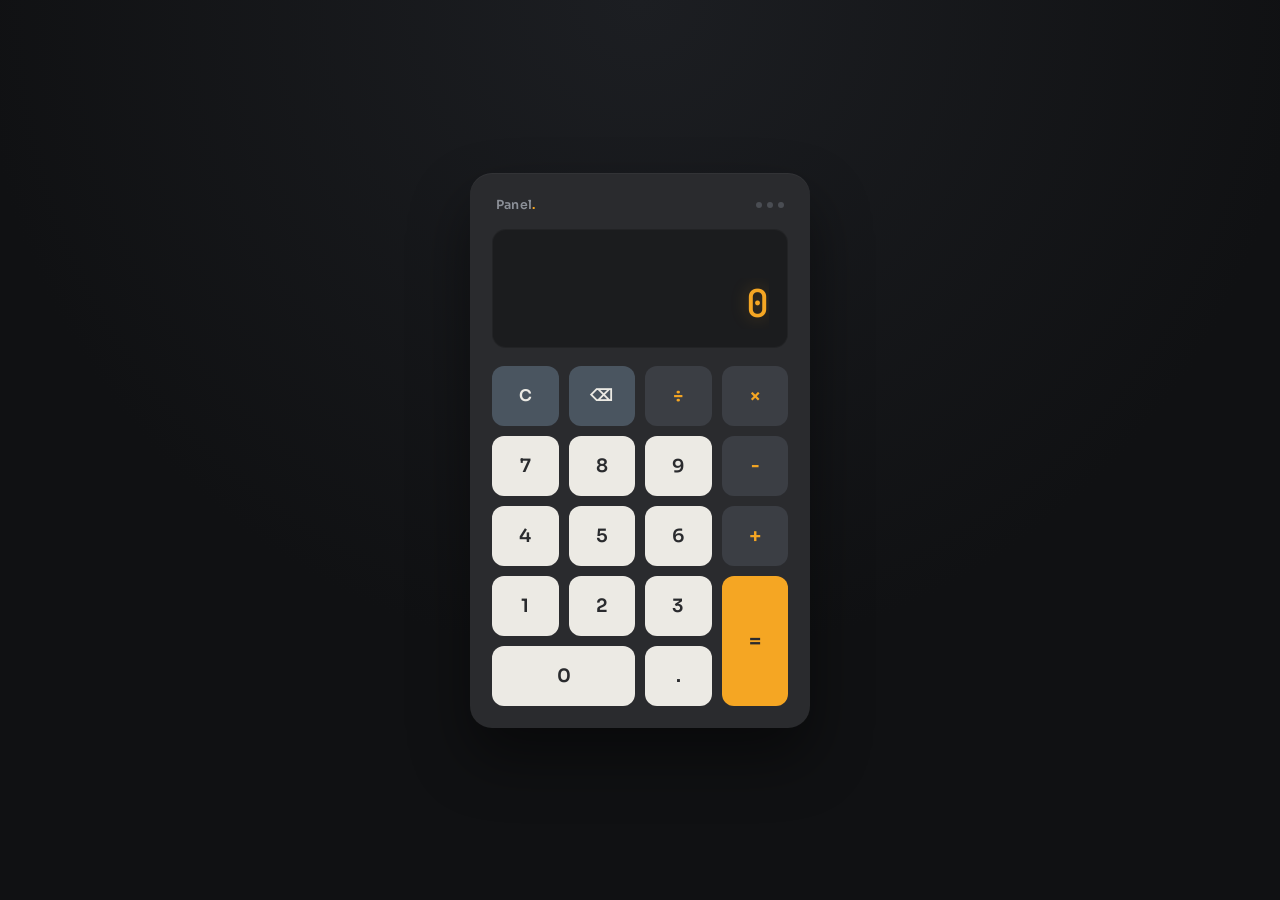
<file: WebDev-L2-Calculator/index.html>
<!DOCTYPE html>
<html lang="en">
<head>
<meta charset="UTF-8">
<meta name="viewport" content="width=device-width, initial-scale=1.0">
<title>Panel — Calculator</title>
<link rel="preconnect" href="https://fonts.googleapis.com">
<link rel="preconnect" href="https://fonts.gstatic.com" crossorigin>
<link href="https://fonts.googleapis.com/css2?family=Sora:wght@500;600;700&family=JetBrains+Mono:wght@400;500;600&display=swap" rel="stylesheet">
<style>
  :root{
    --case:#2A2B2E;
    --case-light:#34363A;
    --screen:#1B1C1E;
    --amber:#F5A623;
    --amber-dim:#8A5F16;
    --key-num:#ECEAE4;
    --key-num-text:#2A2B2E;
    --key-fn:#4A5560;
    --key-fn-text:#ECEAE4;
    --key-op:#3B3E44;
    --key-op-text:#F5A623;
    --key-eq:#F5A623;
    --key-eq-text:#2A2B2E;
  }

  *{ margin:0; padding:0; box-sizing:border-box; }

  body{
    min-height:100vh;
    background:#101113;
    background-image:
      radial-gradient(circle at 50% 0%, #1C1E22 0%, #101113 60%);
    display:flex;
    align-items:center;
    justify-content:center;
    padding:32px 16px;
    font-family:'Sora', sans-serif;
  }

  .calculator{
    width:100%;
    max-width:340px;
    background:var(--case);
    border-radius:22px;
    padding:22px;
    box-shadow:
      0 30px 60px rgba(0,0,0,0.45),
      inset 0 1px 0 rgba(255,255,255,0.04);
  }

  .brand-row{
    display:flex;
    justify-content:space-between;
    align-items:center;
    padding:2px 4px 16px;
  }

  .brand-row .brand{
    font-size:0.78rem;
    font-weight:600;
    letter-spacing:0.02em;
    color:#8B8F97;
  }

  .brand-row .brand span{ color:var(--amber); }

  .brand-row .dots{ display:flex; gap:5px; }

  .brand-row .dots i{
    width:6px; height:6px; border-radius:50%;
    background:#4A4D53; display:block;
  }

  .screen{
    background:var(--screen);
    border-radius:14px;
    padding:22px 18px 18px;
    margin-bottom:18px;
    border:1px solid rgba(255,255,255,0.03);
  }

  .expression{
    font-family:'JetBrains Mono', monospace;
    font-size:0.9rem;
    color:#6B6F76;
    min-height:20px;
    text-align:right;
    letter-spacing:0.02em;
    overflow:hidden;
    text-overflow:ellipsis;
    white-space:nowrap;
  }

  .display{
    font-family:'JetBrains Mono', monospace;
    font-size:2.4rem;
    font-weight:500;
    color:var(--amber);
    text-align:right;
    margin-top:6px;
    overflow:hidden;
    text-overflow:ellipsis;
    white-space:nowrap;
    text-shadow:0 0 18px rgba(245,166,35,0.28);
  }

  .display.error{ color:#E0522E; font-size:1.6rem; text-shadow:0 0 18px rgba(224,82,46,0.28); }

  .keys{
    display:grid;
    grid-template-columns:repeat(4, 1fr);
    grid-auto-rows:60px;
    gap:10px;
  }

  button{
    font-family:'Sora', sans-serif;
    font-size:1.15rem;
    font-weight:600;
    border:none;
    border-radius:12px;
    cursor:pointer;
    transition:transform 0.08s ease, filter 0.12s ease;
    -webkit-tap-highlight-color:transparent;
  }

  button:active{ transform:scale(0.95); }

  .key-num{
    background:var(--key-num);
    color:var(--key-num-text);
  }
  .key-num:hover{ filter:brightness(1.05); }

  .key-fn{
    background:var(--key-fn);
    color:var(--key-fn-text);
    font-size:1rem;
  }
  .key-fn:hover{ filter:brightness(1.12); }

  .key-op{
    background:var(--key-op);
    color:var(--key-op-text);
    font-family:'JetBrains Mono', monospace;
    font-size:1.3rem;
  }
  .key-op:hover{ filter:brightness(1.2); }

  .key-op.active{ background:var(--amber); color:var(--case); }

  .key-eq{
    background:var(--key-eq);
    color:var(--key-eq-text);
    font-size:1.3rem;
  }
  .key-eq:hover{ filter:brightness(1.08); }

  .span-2{ grid-column:span 2; }
  .span-row-2{ grid-row:span 2; }

  button:focus-visible{
    outline:2px solid var(--amber);
    outline-offset:2px;
  }

  @media (max-width: 380px){
    .calculator{ padding:16px; }
    .keys{ grid-auto-rows:54px; gap:8px; }
    .display{ font-size:2rem; }
  }
</style>
</head>
<body>

<div class="calculator">
  <div class="brand-row">
    <span class="brand">Panel<span>.</span></span>
    <div class="dots"><i></i><i></i><i></i></div>
  </div>

  <div class="screen">
    <div class="expression" id="expression">&nbsp;</div>
    <div class="display" id="display">0</div>
  </div>

  <div class="keys">
    <button class="key-fn" data-action="clear">C</button>
    <button class="key-fn" data-action="backspace">⌫</button>
    <button class="key-op" data-operator="÷">÷</button>
    <button class="key-op" data-operator="×">×</button>

    <button class="key-num" data-digit="7">7</button>
    <button class="key-num" data-digit="8">8</button>
    <button class="key-num" data-digit="9">9</button>
    <button class="key-op" data-operator="−">−</button>

    <button class="key-num" data-digit="4">4</button>
    <button class="key-num" data-digit="5">5</button>
    <button class="key-num" data-digit="6">6</button>
    <button class="key-op" data-operator="+">+</button>

    <button class="key-num" data-digit="1">1</button>
    <button class="key-num" data-digit="2">2</button>
    <button class="key-num" data-digit="3">3</button>
    <button class="key-eq span-row-2" data-action="equals">=</button>

    <button class="key-num span-2" data-digit="0">0</button>
    <button class="key-num" data-action="decimal">.</button>
  </div>
</div>

<script>
  const displayEl = document.getElementById('display');
  const expressionEl = document.getElementById('expression');
  const operatorButtons = document.querySelectorAll('[data-operator]');

  const state = {
    display: '0',
    firstOperand: null,
    operator: null,
    waitingForSecondOperand: false,
    isError: false
  };

  function render(){
    displayEl.textContent = state.display;
    displayEl.classList.toggle('error', state.isError);

    if(state.operator && state.firstOperand !== null){
      const opLabel = state.waitingForSecondOperand ? '' : state.display;
      expressionEl.textContent = `${formatNumber(state.firstOperand)} ${state.operator}`;
    } else {
      expressionEl.textContent = '\u00A0';
    }

    operatorButtons.forEach(btn => {
      btn.classList.toggle('active', state.operator === btn.dataset.operator && state.waitingForSecondOperand);
    });
  }

  function formatNumber(num){
    if(typeof num !== 'number' || !isFinite(num)) return String(num);
    // Trim floating point noise, cap displayed length
    const rounded = Math.round(num * 1e9) / 1e9;
    const str = rounded.toString();
    return str.length > 12 ? rounded.toPrecision(8).replace(/\.?0+$/, '') : str;
  }

  function resetIfError(){
    if(state.isError) fullReset();
  }

  function fullReset(){
    state.display = '0';
    state.firstOperand = null;
    state.operator = null;
    state.waitingForSecondOperand = false;
    state.isError = false;
  }

  function inputDigit(digit){
    resetIfError();
    if(state.waitingForSecondOperand){
      state.display = digit;
      state.waitingForSecondOperand = false;
    } else {
      state.display = state.display === '0' ? digit : state.display + digit;
    }
  }

  function inputDecimal(){
    resetIfError();
    if(state.waitingForSecondOperand){
      state.display = '0.';
      state.waitingForSecondOperand = false;
      return;
    }
    if(!state.display.includes('.')) state.display += '.';
  }

  function backspace(){
    resetIfError();
    if(state.waitingForSecondOperand) return;
    state.display = state.display.length > 1 ? state.display.slice(0, -1) : '0';
  }

  function calculate(first, second, operator){
    switch(operator){
      case '+': return first + second;
      case '−': return first - second;
      case '×': return first * second;
      case '÷':
        if(second === 0) return 'DIV_ZERO';
        return first / second;
      default: return second;
    }
  }

  function applyOperator(nextOperator){
    resetIfError();
    const inputValue = parseFloat(state.display);

    if(state.operator && state.waitingForSecondOperand){
      state.operator = nextOperator;
      render();
      return;
    }

    if(state.firstOperand === null){
      state.firstOperand = inputValue;
    } else if(state.operator){
      const result = calculate(state.firstOperand, inputValue, state.operator);
      if(result === 'DIV_ZERO'){
        showError();
        return;
      }
      state.firstOperand = result;
      state.display = formatNumber(result);
    }

    state.waitingForSecondOperand = true;
    state.operator = nextOperator;
  }

  function equals(){
    resetIfError();
    if(state.operator === null || state.waitingForSecondOperand) { render(); return; }

    const inputValue = parseFloat(state.display);
    const result = calculate(state.firstOperand, inputValue, state.operator);

    if(result === 'DIV_ZERO'){
      showError();
      return;
    }

    state.display = formatNumber(result);
    state.firstOperand = null;
    state.operator = null;
    state.waitingForSecondOperand = false;
  }

  function showError(){
    state.display = 'Error: ÷0';
    state.isError = true;
    state.firstOperand = null;
    state.operator = null;
    state.waitingForSecondOperand = false;
    render();
  }

  // ---- Event listeners (no inline onclick attributes) ----
  document.querySelectorAll('[data-digit]').forEach(btn => {
    btn.addEventListener('click', () => { inputDigit(btn.dataset.digit); render(); });
  });

  operatorButtons.forEach(btn => {
    btn.addEventListener('click', () => { applyOperator(btn.dataset.operator); render(); });
  });

  document.querySelector('[data-action="decimal"]').addEventListener('click', () => { inputDecimal(); render(); });
  document.querySelector('[data-action="clear"]').addEventListener('click', () => { fullReset(); render(); });
  document.querySelector('[data-action="backspace"]').addEventListener('click', () => { backspace(); render(); });
  document.querySelector('[data-action="equals"]').addEventListener('click', () => { equals(); render(); });

  // Optional keyboard support
  window.addEventListener('keydown', (e) => {
    if(e.key >= '0' && e.key <= '9'){ inputDigit(e.key); render(); }
    else if(e.key === '.'){ inputDecimal(); render(); }
    else if(e.key === '+'){ applyOperator('+'); render(); }
    else if(e.key === '-'){ applyOperator('−'); render(); }
    else if(e.key === '*'){ applyOperator('×'); render(); }
    else if(e.key === '/'){ e.preventDefault(); applyOperator('÷'); render(); }
    else if(e.key === 'Enter' || e.key === '='){ equals(); render(); }
    else if(e.key === 'Backspace'){ backspace(); render(); }
    else if(e.key === 'Escape'){ fullReset(); render(); }
  });

  render();
</script>

</body>
</html>
</file>
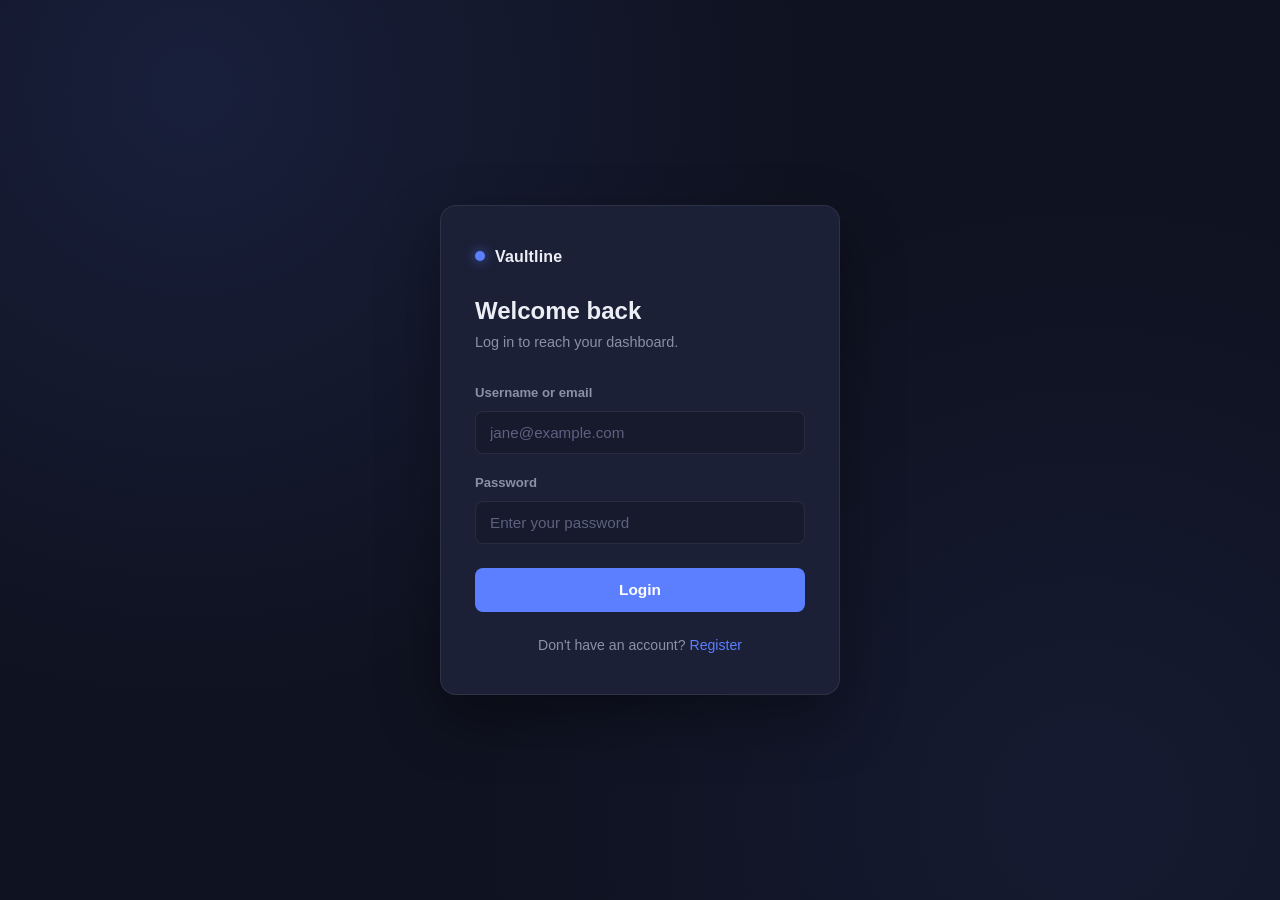
<file: WebDev-L2-LoginAuthentication/index.html>
<!DOCTYPE html>
<html lang="en">
<head>
<meta charset="UTF-8">
<title>Vaultline</title>
<meta http-equiv="refresh" content="0; url=login.html">
</head>
<body>
<p>Redirecting to <a href="login.html">login</a>…</p>
</body>
</html>
</file>
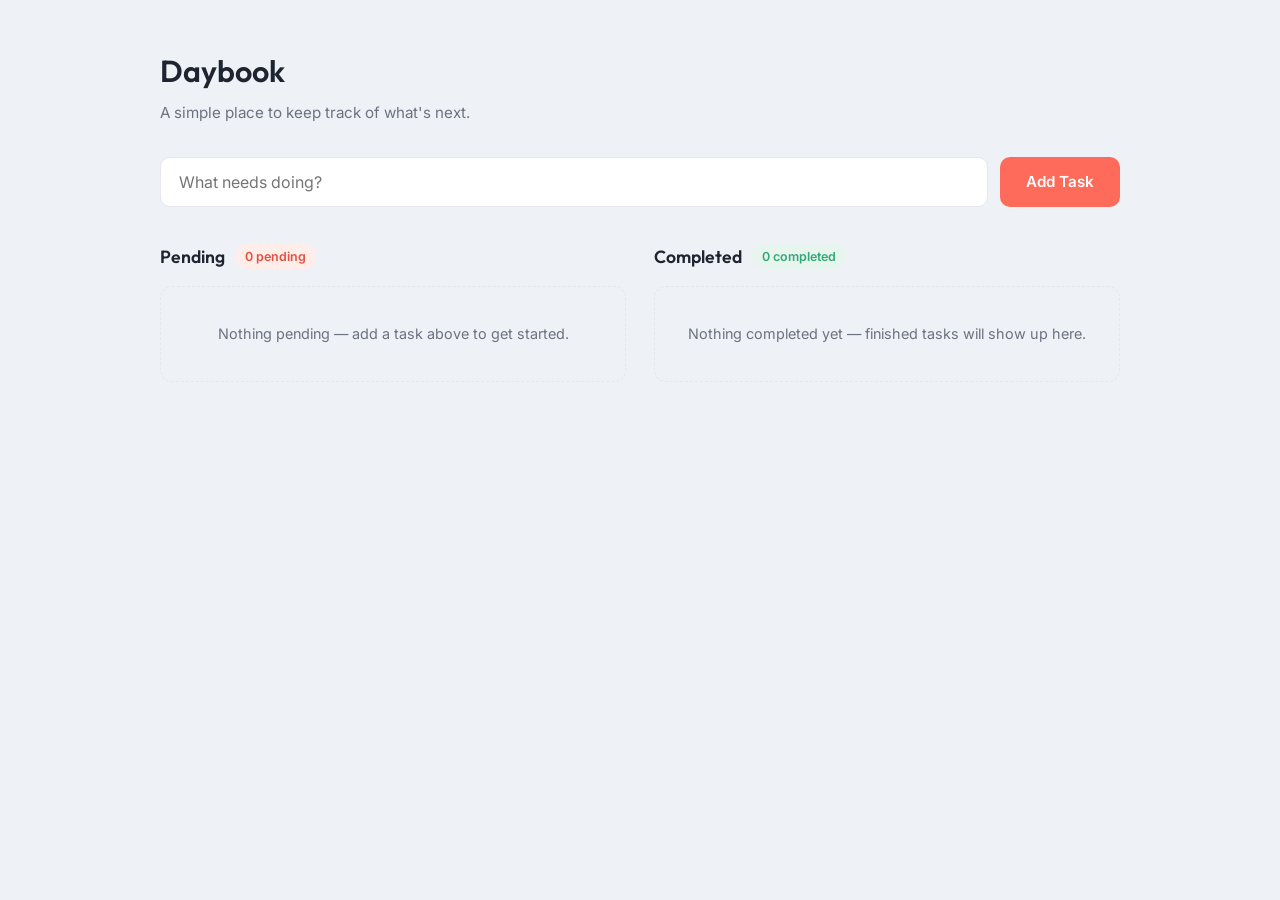
<file: WebDev-L2-TodoApp/index.html>
<!DOCTYPE html>
<html lang="en">
<head>
<meta charset="UTF-8">
<meta name="viewport" content="width=device-width, initial-scale=1.0">
<title>Daybook — To-Do</title>
<link rel="preconnect" href="https://fonts.googleapis.com">
<link rel="preconnect" href="https://fonts.gstatic.com" crossorigin>
<link href="https://fonts.googleapis.com/css2?family=Outfit:wght@500;600;700&family=Inter:wght@400;500;600&display=swap" rel="stylesheet">
<style>
  :root{
    --bg:#EEF1F6;
    --panel:#FFFFFF;
    --ink:#1E2430;
    --muted:#6B7280;
    --line:#E4E7ED;
    --coral:#FF6B5B;
    --coral-dark:#E5503F;
    --green:#34A879;
    --green-bg:#E7F5EE;
    --coral-bg:#FFEDEA;
  }

  *{ margin:0; padding:0; box-sizing:border-box; }

  body{
    background:var(--bg);
    color:var(--ink);
    font-family:'Inter', sans-serif;
    line-height:1.55;
    -webkit-font-smoothing:antialiased;
    min-height:100vh;
    padding:48px 20px;
  }

  h1, h2{
    font-family:'Outfit', sans-serif;
    font-weight:600;
  }

  .app{
    max-width:960px;
    margin:0 auto;
  }

  /* ---------- HEADER ---------- */
  .app-header{
    margin-bottom:32px;
  }

  .app-header h1{
    font-size:1.9rem;
    margin-bottom:6px;
  }

  .app-header p{
    color:var(--muted);
    font-size:0.95rem;
  }

  /* ---------- ADD TASK BAR ---------- */
  .add-bar{
    display:flex;
    gap:12px;
    margin-bottom:36px;
  }

  #taskInput{
    flex:1;
    padding:14px 18px;
    font-size:1rem;
    font-family:'Inter', sans-serif;
    border:1.5px solid var(--line);
    border-radius:10px;
    background:var(--panel);
    color:var(--ink);
    outline:none;
    transition:border-color 0.15s ease;
  }

  #taskInput:focus{ border-color:var(--coral); }

  #addBtn{
    padding:14px 26px;
    background:var(--coral);
    color:#fff;
    border:none;
    border-radius:10px;
    font-family:'Inter', sans-serif;
    font-weight:600;
    font-size:0.95rem;
    cursor:pointer;
    white-space:nowrap;
    transition:background 0.15s ease, transform 0.1s ease;
  }

  #addBtn:hover{ background:var(--coral-dark); }
  #addBtn:active{ transform:scale(0.98); }

  /* ---------- COLUMNS ---------- */
  .columns{
    display:grid;
    grid-template-columns:1fr 1fr;
    gap:28px;
  }

  .column-head{
    display:flex;
    align-items:center;
    gap:10px;
    margin-bottom:16px;
  }

  .column-head h2{
    font-size:1.1rem;
  }

  .count-badge{
    font-family:'Inter', sans-serif;
    font-size:0.78rem;
    font-weight:600;
    padding:3px 10px;
    border-radius:999px;
  }

  .count-badge.pending{ background:var(--coral-bg); color:var(--coral-dark); }
  .count-badge.completed{ background:var(--green-bg); color:var(--green); }

  .task-list{
    display:flex;
    flex-direction:column;
    gap:10px;
    min-height:60px;
  }

  /* ---------- TASK CARD ---------- */
  .task{
    background:var(--panel);
    border:1px solid var(--line);
    border-radius:12px;
    padding:14px 16px;
    display:flex;
    align-items:flex-start;
    gap:12px;
  }

  .task-toggle{
    flex-shrink:0;
    width:22px;
    height:22px;
    border-radius:50%;
    border:2px solid var(--line);
    background:transparent;
    cursor:pointer;
    margin-top:2px;
    display:flex;
    align-items:center;
    justify-content:center;
    transition:border-color 0.15s ease, background 0.15s ease;
  }

  .task-toggle:hover{ border-color:var(--coral); }

  .task.completed .task-toggle{
    background:var(--green);
    border-color:var(--green);
  }

  .task-toggle svg{
    width:12px;
    height:12px;
    opacity:0;
    transition:opacity 0.15s ease;
  }

  .task.completed .task-toggle svg{ opacity:1; }

  .task-body{ flex:1; min-width:0; }

  .task-text{
    font-size:0.98rem;
    color:var(--ink);
    word-break:break-word;
  }

  .task.completed .task-text{
    color:var(--muted);
    text-decoration:line-through;
  }

  .task-meta{
    font-size:0.76rem;
    color:var(--muted);
    margin-top:5px;
  }

  .task-edit-input{
    width:100%;
    font-family:'Inter', sans-serif;
    font-size:0.98rem;
    padding:6px 8px;
    border:1.5px solid var(--coral);
    border-radius:6px;
    outline:none;
    color:var(--ink);
  }

  .task-actions{
    display:flex;
    gap:6px;
    flex-shrink:0;
  }

  .task-actions button{
    width:30px;
    height:30px;
    border-radius:8px;
    border:1px solid var(--line);
    background:var(--panel);
    cursor:pointer;
    display:flex;
    align-items:center;
    justify-content:center;
    color:var(--muted);
    transition:background 0.15s ease, color 0.15s ease, border-color 0.15s ease;
  }

  .task-actions button:hover{ background:var(--bg); color:var(--ink); }

  .task-actions .delete-btn:hover{ color:var(--coral-dark); border-color:var(--coral-dark); }

  .task-actions svg{ width:15px; height:15px; }

  /* ---------- EMPTY STATE ---------- */
  .empty-state{
    padding:36px 20px;
    text-align:center;
    color:var(--muted);
    font-size:0.9rem;
    border:1.5px dashed var(--line);
    border-radius:12px;
  }

  /* ---------- RESPONSIVE ---------- */
  @media (max-width: 680px){
    body{ padding:32px 16px; }
    .add-bar{ flex-direction:column; }
    #addBtn{ width:100%; }
    .columns{ grid-template-columns:1fr; gap:32px; }
  }
</style>
</head>
<body>

<div class="app">
  <div class="app-header">
    <h1>Daybook</h1>
    <p>A simple place to keep track of what's next.</p>
  </div>

  <div class="add-bar">
    <input type="text" id="taskInput" placeholder="What needs doing?" autocomplete="off">
    <button id="addBtn">Add Task</button>
  </div>

  <div class="columns">
    <div>
      <div class="column-head">
        <h2>Pending</h2>
        <span class="count-badge pending" id="pendingCount">0 pending</span>
      </div>
      <div class="task-list" id="pendingList"></div>
    </div>
    <div>
      <div class="column-head">
        <h2>Completed</h2>
        <span class="count-badge completed" id="completedCount">0 completed</span>
      </div>
      <div class="task-list" id="completedList"></div>
    </div>
  </div>
</div>

<script>
  const STORAGE_KEY = 'daybook-tasks-v1';

  const taskInput = document.getElementById('taskInput');
  const addBtn = document.getElementById('addBtn');
  const pendingList = document.getElementById('pendingList');
  const completedList = document.getElementById('completedList');
  const pendingCount = document.getElementById('pendingCount');
  const completedCount = document.getElementById('completedCount');

  let tasks = loadTasks();

  function loadTasks(){
    try{
      const raw = localStorage.getItem(STORAGE_KEY);
      return raw ? JSON.parse(raw) : [];
    }catch(e){
      console.error('Could not load tasks from storage', e);
      return [];
    }
  }

  function saveTasks(){
    try{
      localStorage.setItem(STORAGE_KEY, JSON.stringify(tasks));
    }catch(e){
      console.error('Could not save tasks to storage', e);
    }
  }

  function formatTime(iso){
    if(!iso) return '';
    const d = new Date(iso);
    return d.toLocaleString(undefined, { month:'short', day:'numeric', hour:'numeric', minute:'2-digit' });
  }

  function addTask(text){
    const trimmed = text.trim();
    if(!trimmed) return;
    tasks.unshift({
      id: Date.now().toString(36) + Math.random().toString(36).slice(2, 7),
      text: trimmed,
      completed: false,
      createdAt: new Date().toISOString(),
      completedAt: null
    });
    saveTasks();
    render();
  }

  function toggleComplete(id){
    const task = tasks.find(t => t.id === id);
    if(!task) return;
    task.completed = !task.completed;
    task.completedAt = task.completed ? new Date().toISOString() : null;
    saveTasks();
    render();
  }

  function deleteTask(id){
    tasks = tasks.filter(t => t.id !== id);
    saveTasks();
    render();
  }

  function updateTaskText(id, newText){
    const trimmed = newText.trim();
    const task = tasks.find(t => t.id === id);
    if(!task) return;
    if(trimmed){
      task.text = trimmed;
    }
    saveTasks();
    render();
  }

  function createIconCheck(){
    return '<svg viewBox="0 0 16 16" fill="none" stroke="white" stroke-width="2.4" stroke-linecap="round" stroke-linejoin="round"><path d="M3 8.5L6.2 12L13 4"/></svg>';
  }

  function createIconEdit(){
    return '<svg viewBox="0 0 20 20" fill="none" stroke="currentColor" stroke-width="1.6" stroke-linecap="round" stroke-linejoin="round"><path d="M13.5 3.5l3 3L7 16l-4 1 1-4 9.5-9.5z"/></svg>';
  }

  function createIconDelete(){
    return '<svg viewBox="0 0 20 20" fill="none" stroke="currentColor" stroke-width="1.6" stroke-linecap="round" stroke-linejoin="round"><path d="M4 6h12M8 6V4h4v2M6 6l1 10h6l1-10"/></svg>';
  }

  function buildTaskCard(task){
    const card = document.createElement('div');
    card.className = 'task' + (task.completed ? ' completed' : '');
    card.dataset.id = task.id;

    const toggle = document.createElement('button');
    toggle.className = 'task-toggle';
    toggle.setAttribute('aria-label', task.completed ? 'Mark as pending' : 'Mark as complete');
    toggle.innerHTML = createIconCheck();
    toggle.addEventListener('click', () => toggleComplete(task.id));

    const body = document.createElement('div');
    body.className = 'task-body';

    const textEl = document.createElement('div');
    textEl.className = 'task-text';
    textEl.textContent = task.text;

    const metaEl = document.createElement('div');
    metaEl.className = 'task-meta';
    metaEl.textContent = task.completed
      ? `Added ${formatTime(task.createdAt)} · Completed ${formatTime(task.completedAt)}`
      : `Added ${formatTime(task.createdAt)}`;

    body.appendChild(textEl);
    body.appendChild(metaEl);

    const actions = document.createElement('div');
    actions.className = 'task-actions';

    const editBtn = document.createElement('button');
    editBtn.className = 'edit-btn';
    editBtn.setAttribute('aria-label', 'Edit task');
    editBtn.innerHTML = createIconEdit();
    editBtn.addEventListener('click', () => startEdit(card, task, body, textEl));

    const deleteBtn = document.createElement('button');
    deleteBtn.className = 'delete-btn';
    deleteBtn.setAttribute('aria-label', 'Delete task');
    deleteBtn.innerHTML = createIconDelete();
    deleteBtn.addEventListener('click', () => deleteTask(task.id));

    actions.appendChild(editBtn);
    actions.appendChild(deleteBtn);

    card.appendChild(toggle);
    card.appendChild(body);
    card.appendChild(actions);

    return card;
  }

  function startEdit(card, task, body, textEl){
    const input = document.createElement('input');
    input.type = 'text';
    input.className = 'task-edit-input';
    input.value = task.text;

    body.replaceChild(input, textEl);
    input.focus();
    input.setSelectionRange(input.value.length, input.value.length);

    function commit(){
      updateTaskText(task.id, input.value);
    }

    input.addEventListener('keydown', (e) => {
      if(e.key === 'Enter'){ e.preventDefault(); commit(); }
      if(e.key === 'Escape'){ render(); }
    });
    input.addEventListener('blur', commit);
  }

  function renderEmptyState(container, message){
    const empty = document.createElement('div');
    empty.className = 'empty-state';
    empty.textContent = message;
    container.appendChild(empty);
  }

  function render(){
    pendingList.innerHTML = '';
    completedList.innerHTML = '';

    const pending = tasks.filter(t => !t.completed);
    const completed = tasks.filter(t => t.completed);

    pendingCount.textContent = `${pending.length} pending`;
    completedCount.textContent = `${completed.length} completed`;

    if(pending.length === 0){
      renderEmptyState(pendingList, "Nothing pending — add a task above to get started.");
    } else {
      pending.forEach(task => pendingList.appendChild(buildTaskCard(task)));
    }

    if(completed.length === 0){
      renderEmptyState(completedList, "Nothing completed yet — finished tasks will show up here.");
    } else {
      completed.forEach(task => completedList.appendChild(buildTaskCard(task)));
    }
  }

  addBtn.addEventListener('click', () => {
    addTask(taskInput.value);
    taskInput.value = '';
    taskInput.focus();
  });

  taskInput.addEventListener('keydown', (e) => {
    if(e.key === 'Enter'){
      addTask(taskInput.value);
      taskInput.value = '';
    }
  });

  render();
</script>

</body>
</html>
</file>
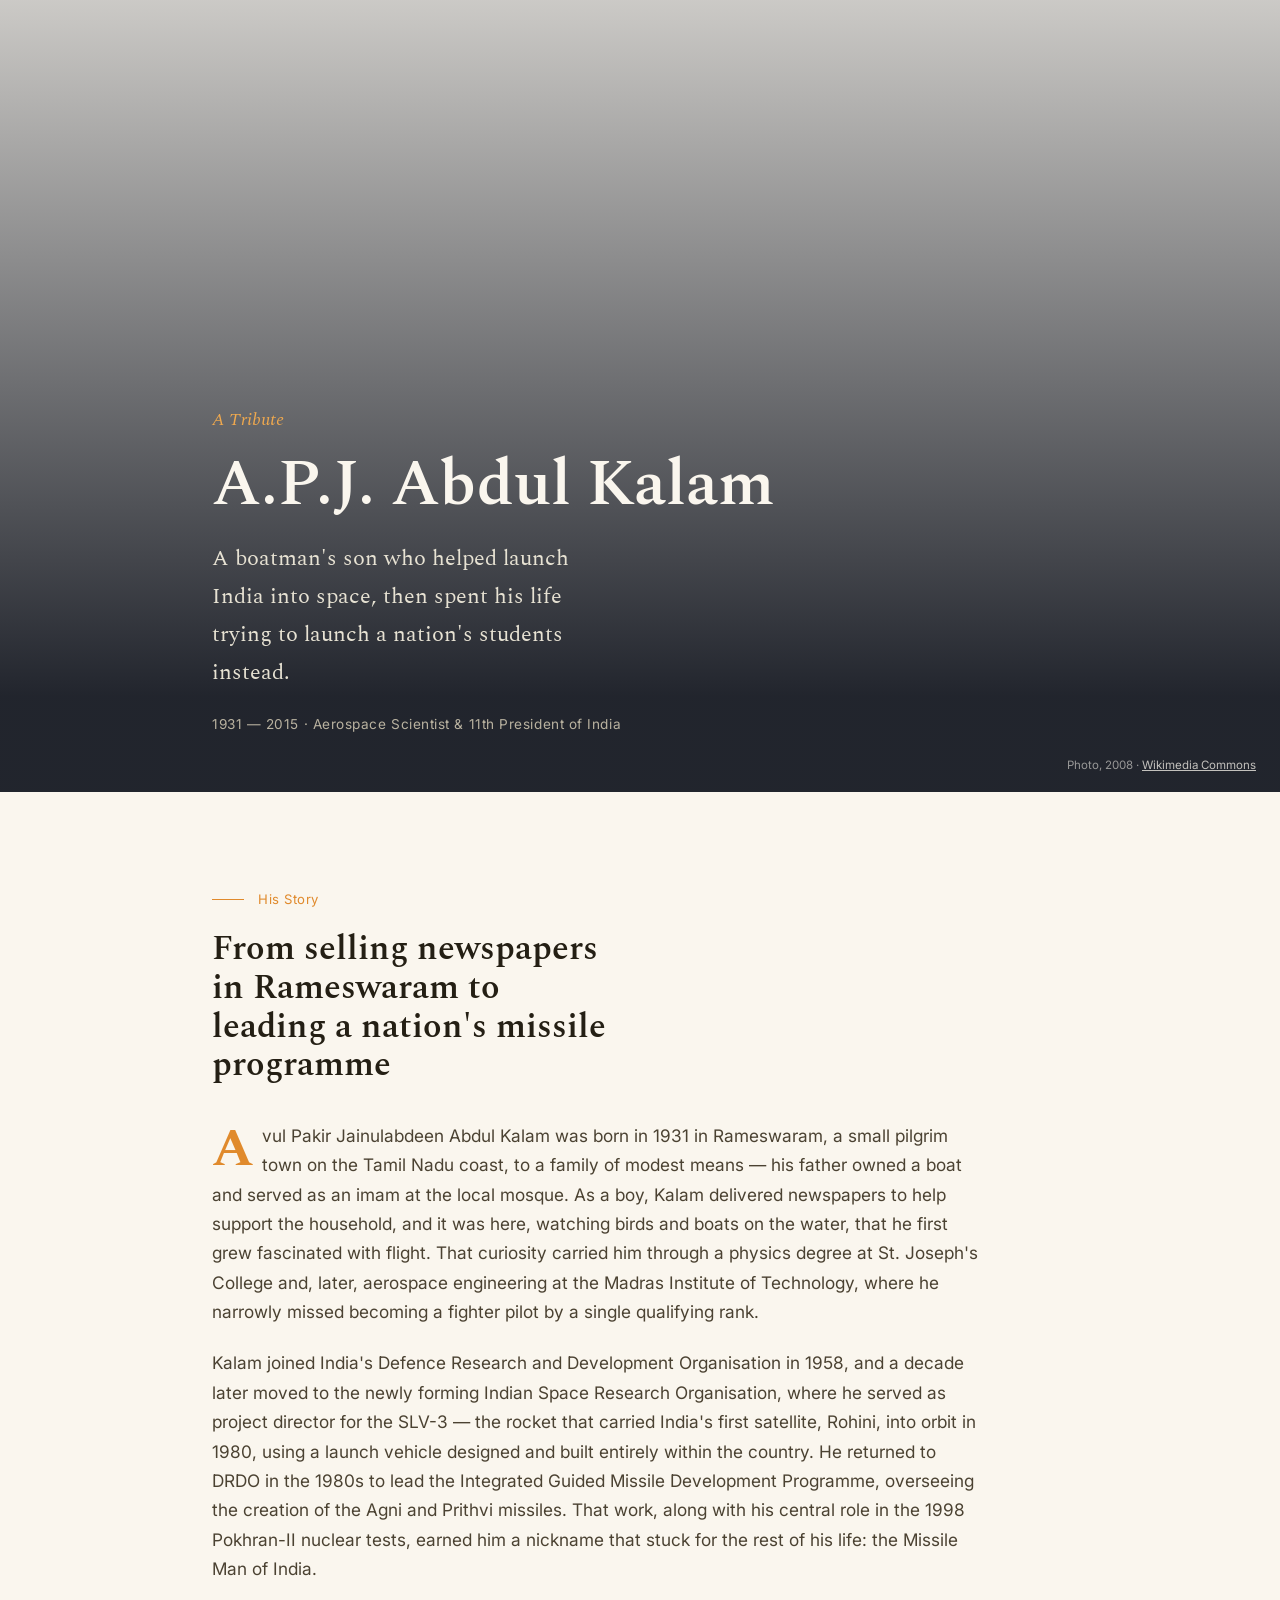
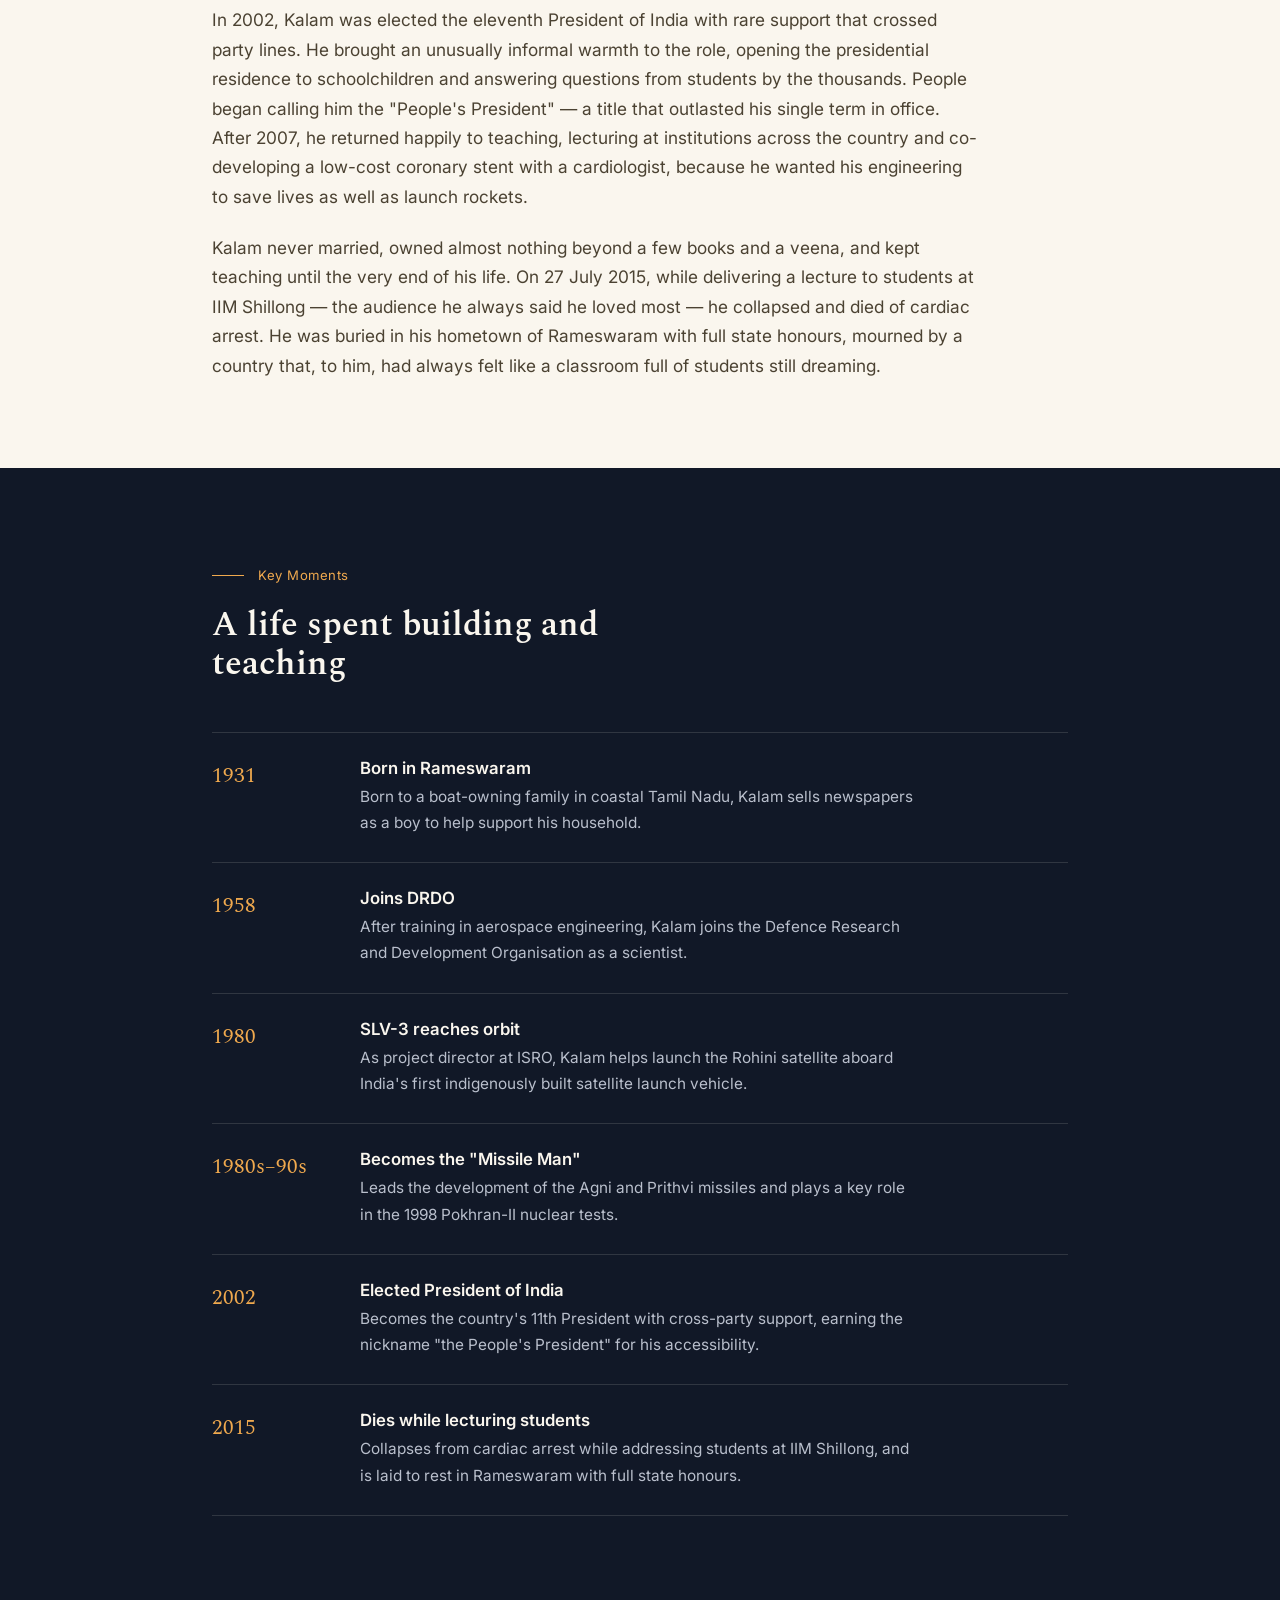
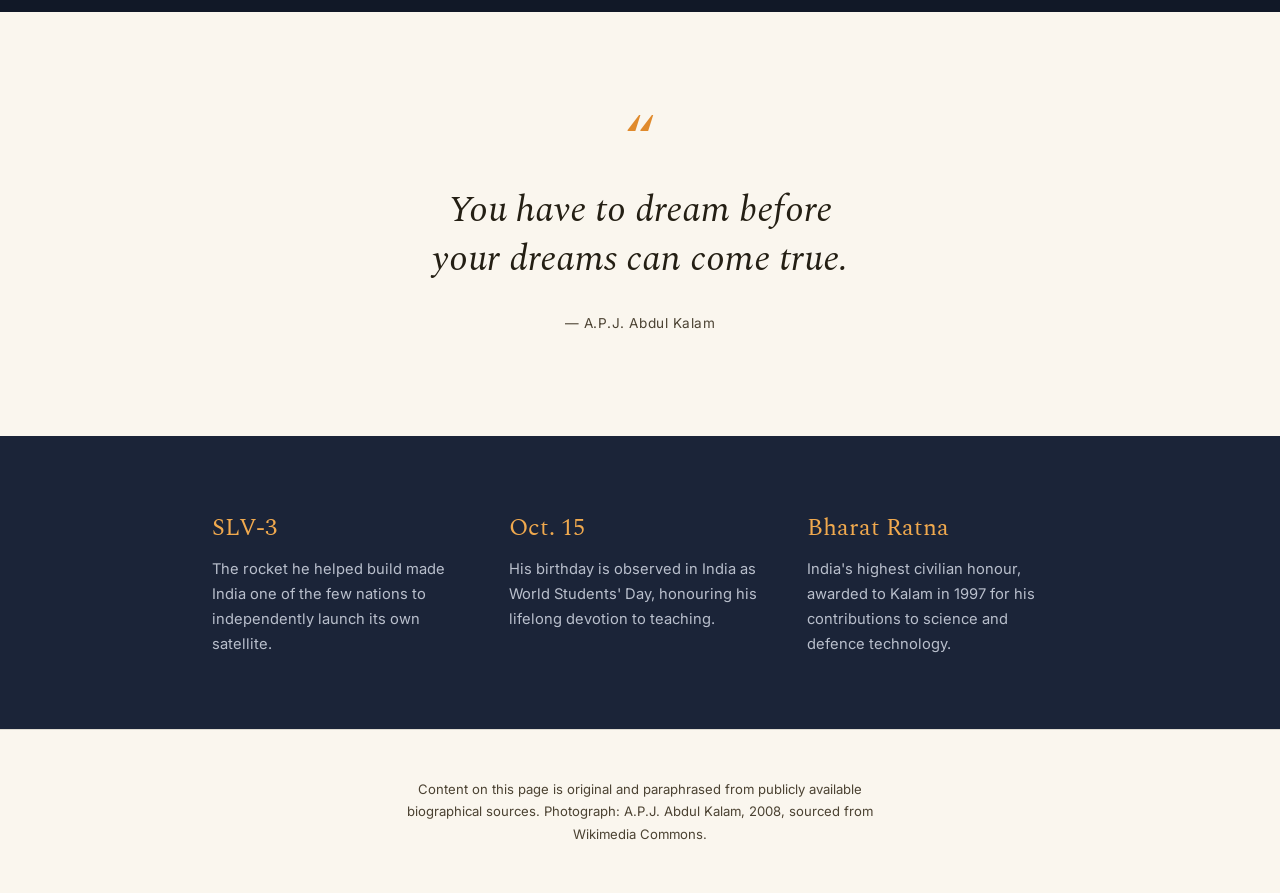
<file: WebDev-L2-TributePage/index.html>
<!DOCTYPE html>
<html lang="en">
<head>
<meta charset="UTF-8">
<meta name="viewport" content="width=device-width, initial-scale=1.0">
<title>A.P.J. Abdul Kalam — The People's President</title>
<link rel="preconnect" href="https://fonts.googleapis.com">
<link rel="preconnect" href="https://fonts.gstatic.com" crossorigin>
<link href="https://fonts.googleapis.com/css2?family=Spectral:ital,wght@0,500;0,600;0,700;1,500&family=Inter:wght@400;500;600&display=swap" rel="stylesheet">
<style>
  :root{
    --night:#111827;
    --night-2:#1B2438;
    --cream:#FAF6EE;
    --cream-line:rgba(30,25,15,0.12);
    --marigold:#E08A2C;
    --marigold-light:#F0A94E;
    --ink:#241F14;
    --ink-soft:#4B4232;
  }

  *{ margin:0; padding:0; box-sizing:border-box; }

  body{
    background:var(--cream);
    color:var(--ink);
    font-family:'Inter', sans-serif;
    line-height:1.7;
    -webkit-font-smoothing:antialiased;
  }

  h1,h2,h3{
    font-family:'Spectral', serif;
    font-weight:600;
    line-height:1.15;
  }

  .wrap{
    max-width:920px;
    margin:0 auto;
    padding:0 32px;
  }

  a{ color:inherit; }

  /* ---------- HERO ---------- */
  .hero{
    position:relative;
    min-height:88vh;
    display:flex;
    align-items:flex-end;
    background:
      linear-gradient(180deg, rgba(17,24,39,0.2) 0%, rgba(10,14,24,0.9) 88%),
      url('https://commons.wikimedia.org/wiki/Special:FilePath/A._P._J._Abdul_Kalam_in_2008.jpg') center 22% / cover no-repeat;
    color:var(--cream);
  }

  .hero-inner{
    padding:64px 32px 56px;
    max-width:920px;
    margin:0 auto;
    width:100%;
  }

  .hero-eyebrow{
    font-family:'Spectral', serif;
    font-style:italic;
    font-size:1.1rem;
    color:var(--marigold-light);
    margin-bottom:14px;
  }

  .hero h1{
    font-size:clamp(2.4rem, 5.6vw, 4rem);
    margin-bottom:16px;
  }

  .hero .tagline{
    font-family:'Spectral', serif;
    font-size:1.4rem;
    color:#E7E2D3;
    max-width:36ch;
  }

  .hero .dates{
    margin-top:22px;
    font-size:0.85rem;
    letter-spacing:0.04em;
    color:#B9B2A0;
  }

  .credit{
    position:absolute;
    bottom:16px;
    right:24px;
    font-size:0.72rem;
    color:rgba(250,246,238,0.55);
  }
  .credit a{ color:rgba(250,246,238,0.75); }

  /* ---------- BIO ---------- */
  .bio{ padding:96px 0 88px; }

  .kicker{
    display:flex;
    align-items:center;
    gap:14px;
    color:var(--marigold);
    font-size:0.82rem;
    letter-spacing:0.04em;
    margin-bottom:20px;
  }

  .kicker::before{
    content:"";
    width:32px;
    height:1px;
    background:var(--marigold);
  }

  .bio h2{
    font-size:2.1rem;
    margin-bottom:36px;
    max-width:22ch;
  }

  .bio p{
    font-size:1.08rem;
    color:var(--ink-soft);
    max-width:70ch;
    margin-bottom:22px;
  }

  .bio p:last-child{ margin-bottom:0; }

  .drop-cap::first-letter{
    font-family:'Spectral', serif;
    font-size:3.4rem;
    font-weight:700;
    float:left;
    line-height:0.8;
    padding:6px 8px 0 0;
    color:var(--marigold);
  }

  /* ---------- TIMELINE (dark section) ---------- */
  .timeline-section{
    background:var(--night);
    color:#EAE6D9;
    padding:96px 0;
  }

  .timeline-section .kicker{ color:var(--marigold-light); }
  .timeline-section .kicker::before{ background:var(--marigold-light); }

  .timeline-section h2{
    color:var(--cream);
    font-size:2.1rem;
    margin-bottom:48px;
    max-width:22ch;
  }

  .timeline{
    display:flex;
    flex-direction:column;
  }

  .t-item{
    display:grid;
    grid-template-columns:120px 1fr;
    gap:28px;
    padding:26px 0;
    border-top:1px solid rgba(234,230,217,0.14);
  }

  .t-item:last-child{ border-bottom:1px solid rgba(234,230,217,0.14); }

  .t-year{
    font-family:'Spectral', serif;
    font-size:1.3rem;
    color:var(--marigold-light);
  }

  .t-body h3{
    font-family:'Inter', sans-serif;
    font-weight:600;
    font-size:1.05rem;
    margin-bottom:6px;
    color:var(--cream);
  }

  .t-body p{
    color:#B9BFCC;
    font-size:0.96rem;
    max-width:56ch;
  }

  /* ---------- QUOTE ---------- */
  .quote-section{
    background:var(--cream);
    padding:100px 0;
    text-align:center;
  }

  .quote-mark{
    font-family:'Spectral', serif;
    font-size:4rem;
    color:var(--marigold);
    line-height:1;
    margin-bottom:10px;
  }

  blockquote{
    font-family:'Spectral', serif;
    font-style:italic;
    font-size:clamp(1.6rem, 3.4vw, 2.3rem);
    max-width:24ch;
    margin:0 auto 24px;
    color:var(--ink);
    line-height:1.35;
  }

  .quote-section cite{
    font-style:normal;
    font-size:0.85rem;
    letter-spacing:0.04em;
    color:var(--ink-soft);
  }

  /* ---------- LEGACY STRIP ---------- */
  .legacy{
    background:var(--night-2);
    color:#EAE6D9;
    padding:72px 0;
  }

  .legacy .wrap{
    display:grid;
    grid-template-columns:1fr 1fr 1fr;
    gap:36px;
  }

  .legacy-item .num{
    font-family:'Spectral', serif;
    color:var(--marigold-light);
    font-size:1.5rem;
    margin-bottom:8px;
  }

  .legacy-item p{ color:#B9BFCC; font-size:0.92rem; }

  /* ---------- FOOTER ---------- */
  footer{
    padding:48px 0;
    background:var(--cream);
    border-top:1px solid var(--cream-line);
    text-align:center;
  }

  footer p{
    font-size:0.82rem;
    color:var(--ink-soft);
    max-width:60ch;
    margin:0 auto;
  }

  /* ---------- RESPONSIVE ---------- */
  @media (max-width: 720px){
    .wrap{ padding:0 22px; }
    .hero-inner{ padding:48px 22px 40px; }
    .hero{ min-height:70vh; }
    .bio{ padding:64px 0; }
    .timeline-section{ padding:64px 0; }
    .t-item{ grid-template-columns:1fr; gap:6px; }
    .legacy .wrap{ grid-template-columns:1fr; gap:28px; }
    .quote-section{ padding:72px 0; }
  }
</style>
</head>
<body>

<header class="hero">
  <div class="hero-inner">
    <div class="hero-eyebrow">A Tribute</div>
    <h1>A.P.J. Abdul Kalam</h1>
    <p class="tagline">A boatman's son who helped launch India into space, then spent his life trying to launch a nation's students instead.</p>
    <div class="dates">1931 — 2015 · Aerospace Scientist &amp; 11th President of India</div>
  </div>
  <div class="credit">Photo, 2008 · <a href="https://commons.wikimedia.org/wiki/File:A._P._J._Abdul_Kalam_in_2008.jpg" target="_blank" rel="noopener">Wikimedia Commons</a></div>
</header>

<section class="bio">
  <div class="wrap">
    <div class="kicker">His Story</div>
    <h2>From selling newspapers in Rameswaram to leading a nation's missile programme</h2>

    <p class="drop-cap">Avul Pakir Jainulabdeen Abdul Kalam was born in 1931 in Rameswaram, a small pilgrim town on the Tamil Nadu coast, to a family of modest means — his father owned a boat and served as an imam at the local mosque. As a boy, Kalam delivered newspapers to help support the household, and it was here, watching birds and boats on the water, that he first grew fascinated with flight. That curiosity carried him through a physics degree at St. Joseph's College and, later, aerospace engineering at the Madras Institute of Technology, where he narrowly missed becoming a fighter pilot by a single qualifying rank.</p>

    <p>Kalam joined India's Defence Research and Development Organisation in 1958, and a decade later moved to the newly forming Indian Space Research Organisation, where he served as project director for the SLV-3 — the rocket that carried India's first satellite, Rohini, into orbit in 1980, using a launch vehicle designed and built entirely within the country. He returned to DRDO in the 1980s to lead the Integrated Guided Missile Development Programme, overseeing the creation of the Agni and Prithvi missiles. That work, along with his central role in the 1998 Pokhran-II nuclear tests, earned him a nickname that stuck for the rest of his life: the Missile Man of India.</p>

    <p>In 2002, Kalam was elected the eleventh President of India with rare support that crossed party lines. He brought an unusually informal warmth to the role, opening the presidential residence to schoolchildren and answering questions from students by the thousands. People began calling him the "People's President" — a title that outlasted his single term in office. After 2007, he returned happily to teaching, lecturing at institutions across the country and co-developing a low-cost coronary stent with a cardiologist, because he wanted his engineering to save lives as well as launch rockets.</p>

    <p>Kalam never married, owned almost nothing beyond a few books and a veena, and kept teaching until the very end of his life. On 27 July 2015, while delivering a lecture to students at IIM Shillong — the audience he always said he loved most — he collapsed and died of cardiac arrest. He was buried in his hometown of Rameswaram with full state honours, mourned by a country that, to him, had always felt like a classroom full of students still dreaming.</p>
  </div>
</section>

<section class="timeline-section">
  <div class="wrap">
    <div class="kicker">Key Moments</div>
    <h2>A life spent building and teaching</h2>
    <div class="timeline">
      <div class="t-item">
        <div class="t-year">1931</div>
        <div class="t-body">
          <h3>Born in Rameswaram</h3>
          <p>Born to a boat-owning family in coastal Tamil Nadu, Kalam sells newspapers as a boy to help support his household.</p>
        </div>
      </div>
      <div class="t-item">
        <div class="t-year">1958</div>
        <div class="t-body">
          <h3>Joins DRDO</h3>
          <p>After training in aerospace engineering, Kalam joins the Defence Research and Development Organisation as a scientist.</p>
        </div>
      </div>
      <div class="t-item">
        <div class="t-year">1980</div>
        <div class="t-body">
          <h3>SLV-3 reaches orbit</h3>
          <p>As project director at ISRO, Kalam helps launch the Rohini satellite aboard India's first indigenously built satellite launch vehicle.</p>
        </div>
      </div>
      <div class="t-item">
        <div class="t-year">1980s–90s</div>
        <div class="t-body">
          <h3>Becomes the "Missile Man"</h3>
          <p>Leads the development of the Agni and Prithvi missiles and plays a key role in the 1998 Pokhran-II nuclear tests.</p>
        </div>
      </div>
      <div class="t-item">
        <div class="t-year">2002</div>
        <div class="t-body">
          <h3>Elected President of India</h3>
          <p>Becomes the country's 11th President with cross-party support, earning the nickname "the People's President" for his accessibility.</p>
        </div>
      </div>
      <div class="t-item">
        <div class="t-year">2015</div>
        <div class="t-body">
          <h3>Dies while lecturing students</h3>
          <p>Collapses from cardiac arrest while addressing students at IIM Shillong, and is laid to rest in Rameswaram with full state honours.</p>
        </div>
      </div>
    </div>
  </div>
</section>

<section class="quote-section">
  <div class="wrap">
    <div class="quote-mark">&ldquo;</div>
    <blockquote>You have to dream before your dreams can come true.</blockquote>
    <cite>— A.P.J. Abdul Kalam</cite>
  </div>
</section>

<section class="legacy">
  <div class="wrap">
    <div class="legacy-item">
      <div class="num">SLV-3</div>
      <p>The rocket he helped build made India one of the few nations to independently launch its own satellite.</p>
    </div>
    <div class="legacy-item">
      <div class="num">Oct. 15</div>
      <p>His birthday is observed in India as World Students' Day, honouring his lifelong devotion to teaching.</p>
    </div>
    <div class="legacy-item">
      <div class="num">Bharat Ratna</div>
      <p>India's highest civilian honour, awarded to Kalam in 1997 for his contributions to science and defence technology.</p>
    </div>
  </div>
</section>

<footer>
  <div class="wrap">
    <p>Content on this page is original and paraphrased from publicly available biographical sources. Photograph: A.P.J. Abdul Kalam, 2008, sourced from Wikimedia Commons.</p>
  </div>
</footer>

</body>
</html>
</file>
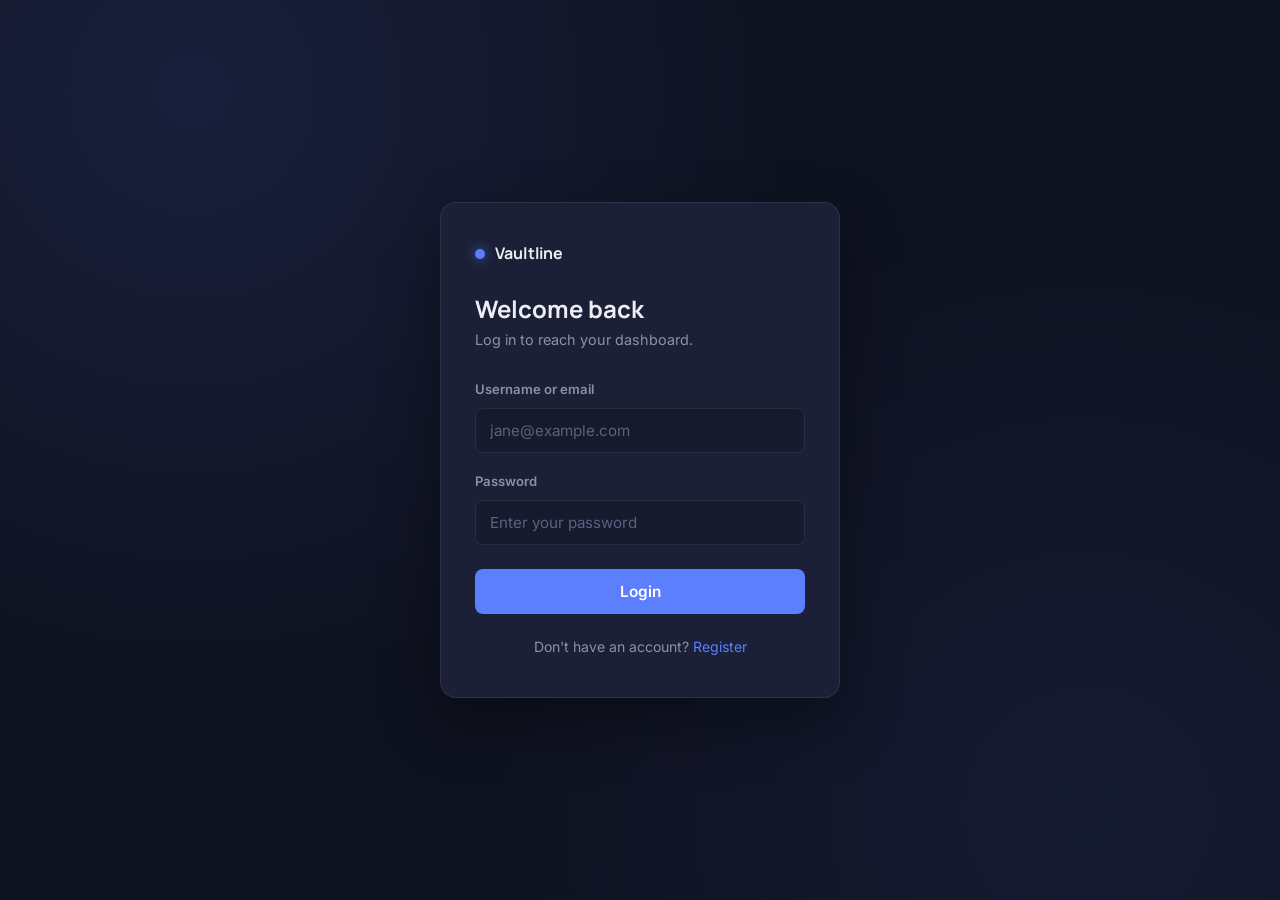
<file: WebDev-L2-LoginAuthentication/dashboard.html>
<!DOCTYPE html>
<html lang="en">
<head>
<meta charset="UTF-8">
<meta name="viewport" content="width=device-width, initial-scale=1.0">
<title>Dashboard — Vaultline</title>
<link rel="preconnect" href="https://fonts.googleapis.com">
<link rel="preconnect" href="https://fonts.gstatic.com" crossorigin>
<link href="https://fonts.googleapis.com/css2?family=Manrope:wght@700;800&family=Inter:wght@400;500;600&display=swap" rel="stylesheet">
<link rel="stylesheet" href="auth-style.css">
<script src="auth-core.js"></script>
<script>
  // Guard the page before anything renders: no session, no dashboard.
  requireSession();
</script>
</head>
<body>

<div class="dash-shell">
  <header class="dash-header">
    <div class="dash-header-inner">
      <div class="auth-mark"><span class="dot"></span><span>Vaultline</span></div>
      <button class="btn-ghost" id="logoutBtn">Log out</button>
    </div>
  </header>

  <main class="dash-main">
    <div class="welcome-card">
      <div class="kicker">Protected area</div>
      <h1 id="welcomeHeading">Welcome back</h1>
      <p>You're seeing this page because you're logged in. Refresh anytime — you'll stay signed in until you log out.</p>
    </div>

    <div class="info-grid">
      <div class="info-cell">
        <div class="label">Signed in as</div>
        <div class="value" id="infoIdentifier">—</div>
      </div>
      <div class="info-cell">
        <div class="label">Session started</div>
        <div class="value" id="infoSession">—</div>
      </div>
      <div class="info-cell">
        <div class="label">Account created</div>
        <div class="value" id="infoCreated">—</div>
      </div>
    </div>
  </main>
</div>

<script>
  const session = getSession();

  // requireSession() already redirected if there's no session, but guard
  // again here in case this script runs before the redirect completes.
  if(session){
    const user = findUser(session.identifier);

    document.getElementById('welcomeHeading').textContent = `Welcome back, ${session.identifier.split('@')[0]}`;
    document.getElementById('infoIdentifier').textContent = session.identifier;
    document.getElementById('infoSession').textContent = new Date(session.loggedInAt).toLocaleString();
    document.getElementById('infoCreated').textContent = user ? new Date(user.createdAt).toLocaleString() : '—';
  }

  document.getElementById('logoutBtn').addEventListener('click', () => {
    clearSession();
    window.location.href = 'login.html';
  });
</script>

</body>
</html>
</file>
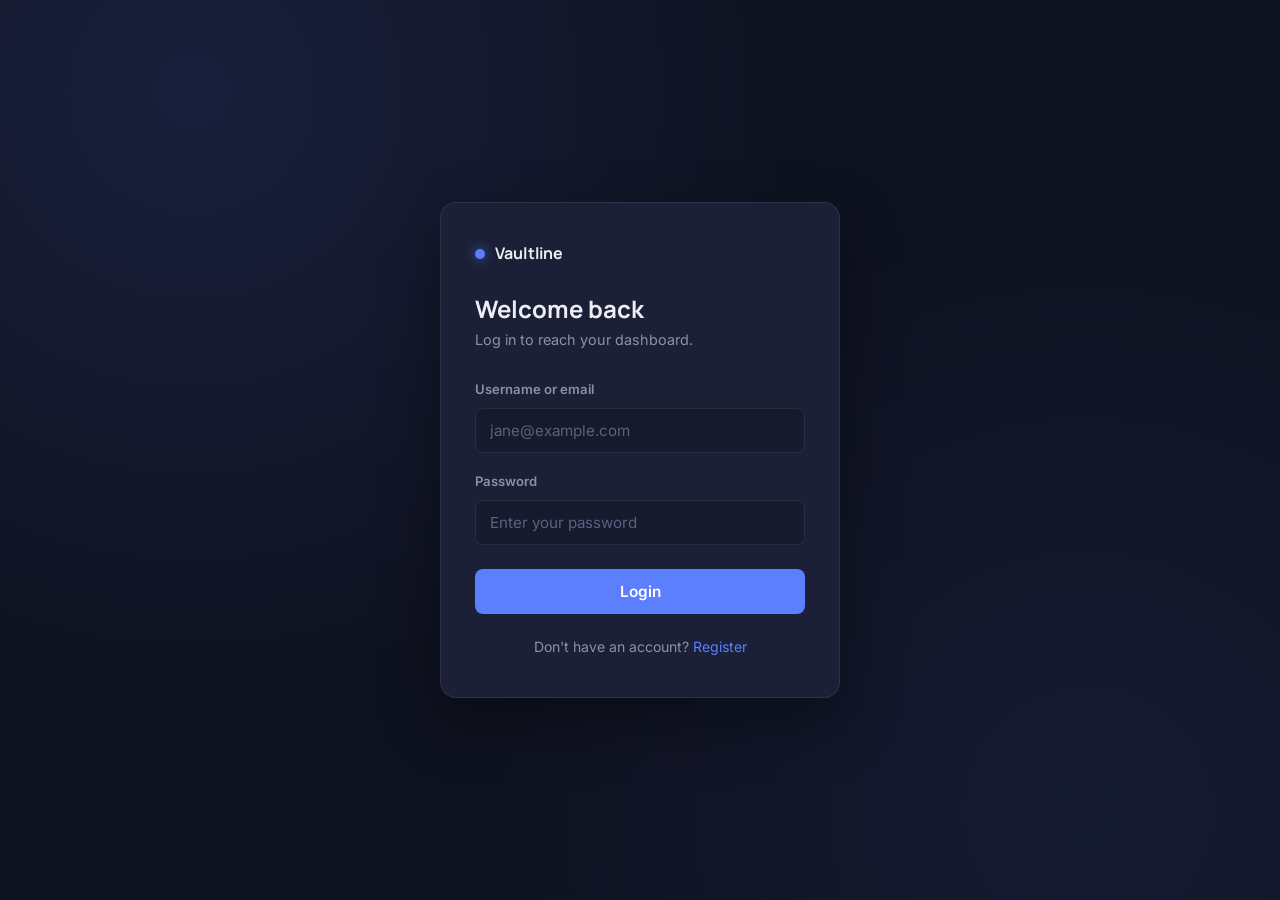
<file: WebDev-L2-LoginAuthentication/login.html>
<!DOCTYPE html>
<html lang="en">
<head>
<meta charset="UTF-8">
<meta name="viewport" content="width=device-width, initial-scale=1.0">
<title>Login — Vaultline</title>
<link rel="preconnect" href="https://fonts.googleapis.com">
<link rel="preconnect" href="https://fonts.gstatic.com" crossorigin>
<link href="https://fonts.googleapis.com/css2?family=Manrope:wght@700;800&family=Inter:wght@400;500;600&display=swap" rel="stylesheet">
<link rel="stylesheet" href="auth-style.css">
</head>
<body>

<div class="auth-shell">
  <div class="auth-card">
    <div class="auth-mark"><span class="dot"></span><span>Vaultline</span></div>
    <h1>Welcome back</h1>
    <p class="auth-sub">Log in to reach your dashboard.</p>

    <div class="alert error" id="errorAlert"></div>

    <form id="loginForm" novalidate>
      <div class="field">
        <label for="identifier">Username or email</label>
        <input type="text" id="identifier" placeholder="jane@example.com" autocomplete="username">
      </div>
      <div class="field">
        <label for="password">Password</label>
        <input type="password" id="password" placeholder="Enter your password" autocomplete="current-password">
      </div>
      <button type="submit" class="btn-primary">Login</button>
    </form>

    <div class="auth-switch">Don't have an account? <a href="register.html">Register</a></div>
  </div>
</div>

<script src="auth-core.js"></script>
<script>
  const form = document.getElementById('loginForm');
  const identifierInput = document.getElementById('identifier');
  const passwordInput = document.getElementById('password');
  const errorAlert = document.getElementById('errorAlert');

  function showError(message){
    errorAlert.textContent = message;
    errorAlert.classList.add('visible');
  }

  function clearAlerts(){
    errorAlert.classList.remove('visible');
    [identifierInput, passwordInput].forEach(el => el.classList.remove('invalid'));
  }

  form.addEventListener('submit', async (e) => {
    e.preventDefault();
    clearAlerts();

    const identifier = identifierInput.value.trim();
    const password = passwordInput.value;

    if(!identifier || !password){
      showError('Please enter both your username/email and password.');
      if(!identifier) identifierInput.classList.add('invalid');
      if(!password) passwordInput.classList.add('invalid');
      return;
    }

    const user = findUser(identifier);
    const attemptedHash = await hashPassword(password);

    // Generic error message — never reveal whether the identifier or the
    // password was the one that didn't match.
    if(!user || user.passwordHash !== attemptedHash){
      showError('Incorrect username/email or password.');
      identifierInput.classList.add('invalid');
      passwordInput.classList.add('invalid');
      return;
    }

    setSession(user.identifier);
    window.location.href = 'dashboard.html';
  });
</script>

</body>
</html>
</file>
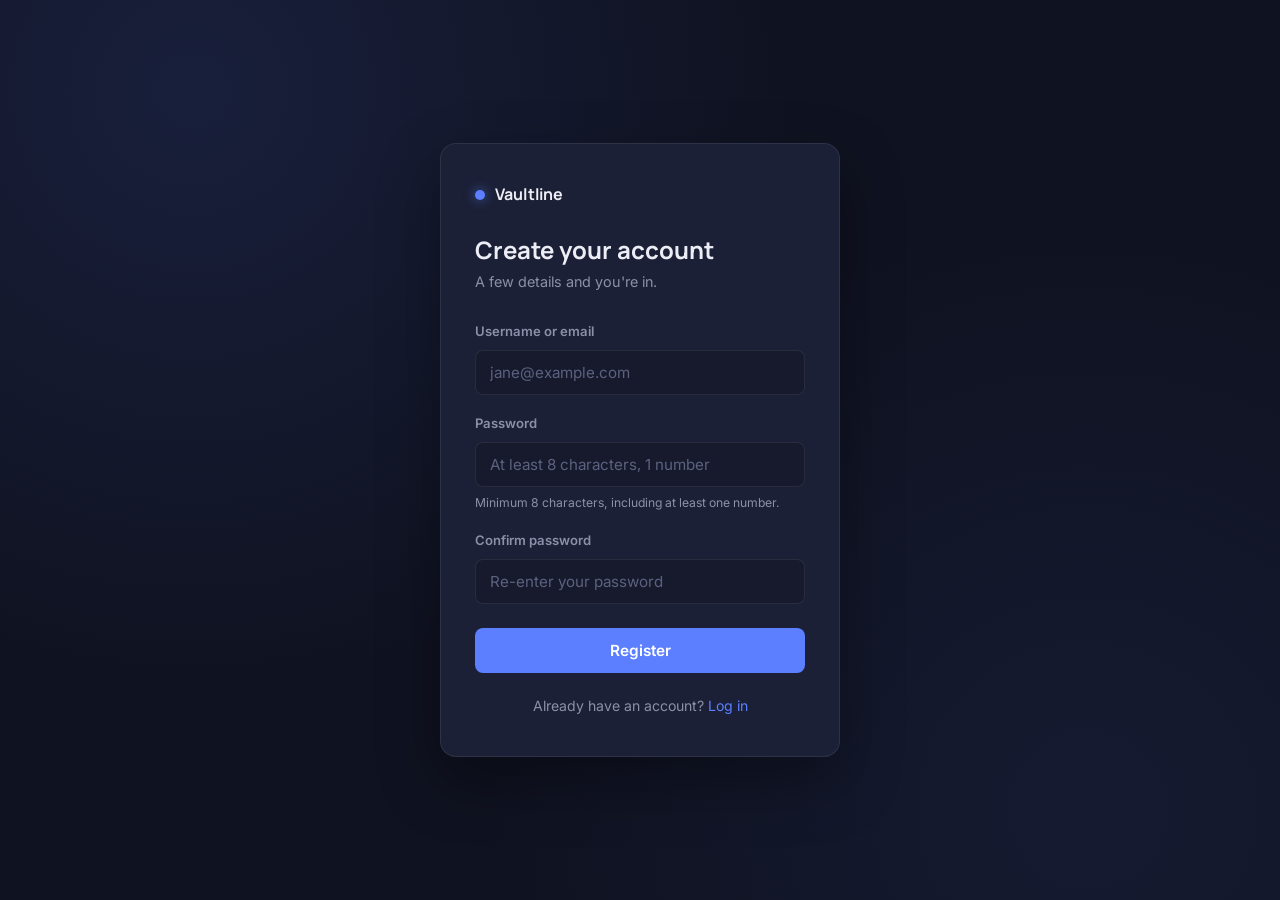
<file: WebDev-L2-LoginAuthentication/register.html>
<!DOCTYPE html>
<html lang="en">
<head>
<meta charset="UTF-8">
<meta name="viewport" content="width=device-width, initial-scale=1.0">
<title>Register — Vaultline</title>
<link rel="preconnect" href="https://fonts.googleapis.com">
<link rel="preconnect" href="https://fonts.gstatic.com" crossorigin>
<link href="https://fonts.googleapis.com/css2?family=Manrope:wght@700;800&family=Inter:wght@400;500;600&display=swap" rel="stylesheet">
<link rel="stylesheet" href="auth-style.css">
</head>
<body>

<div class="auth-shell">
  <div class="auth-card">
    <div class="auth-mark"><span class="dot"></span><span>Vaultline</span></div>
    <h1>Create your account</h1>
    <p class="auth-sub">A few details and you're in.</p>

    <div class="alert error" id="errorAlert"></div>
    <div class="alert success" id="successAlert"></div>

    <form id="registerForm" novalidate>
      <div class="field">
        <label for="identifier">Username or email</label>
        <input type="text" id="identifier" placeholder="jane@example.com" autocomplete="username">
      </div>
      <div class="field">
        <label for="password">Password</label>
        <input type="password" id="password" placeholder="At least 8 characters, 1 number" autocomplete="new-password">
        <div class="field-hint">Minimum 8 characters, including at least one number.</div>
      </div>
      <div class="field">
        <label for="confirmPassword">Confirm password</label>
        <input type="password" id="confirmPassword" placeholder="Re-enter your password" autocomplete="new-password">
      </div>
      <button type="submit" class="btn-primary">Register</button>
    </form>

    <div class="auth-switch">Already have an account? <a href="login.html">Log in</a></div>
  </div>
</div>

<script src="auth-core.js"></script>
<script>
  const form = document.getElementById('registerForm');
  const identifierInput = document.getElementById('identifier');
  const passwordInput = document.getElementById('password');
  const confirmInput = document.getElementById('confirmPassword');
  const errorAlert = document.getElementById('errorAlert');
  const successAlert = document.getElementById('successAlert');

  function showError(message){
    errorAlert.textContent = message;
    errorAlert.classList.add('visible');
    successAlert.classList.remove('visible');
  }

  function clearAlerts(){
    errorAlert.classList.remove('visible');
    successAlert.classList.remove('visible');
    [identifierInput, passwordInput, confirmInput].forEach(el => el.classList.remove('invalid'));
  }

  form.addEventListener('submit', async (e) => {
    e.preventDefault();
    clearAlerts();

    const identifier = identifierInput.value.trim();
    const password = passwordInput.value;
    const confirmPassword = confirmInput.value;

    // Basic empty-field validation
    if(!identifier || !password || !confirmPassword){
      showError('Please fill in every field before registering.');
      if(!identifier) identifierInput.classList.add('invalid');
      if(!password) passwordInput.classList.add('invalid');
      if(!confirmPassword) confirmInput.classList.add('invalid');
      return;
    }

    // Password strength validation
    if(!validatePasswordRules(password)){
      showError('Password must be at least 8 characters and include at least one number.');
      passwordInput.classList.add('invalid');
      return;
    }

    if(password !== confirmPassword){
      showError('Passwords do not match.');
      confirmInput.classList.add('invalid');
      return;
    }

    // Duplicate check
    if(findUser(identifier)){
      showError('An account with that username or email already exists.');
      identifierInput.classList.add('invalid');
      return;
    }

    const passwordHash = await hashPassword(password);
    const users = getUsers();
    users.push({
      identifier,
      passwordHash,
      createdAt: new Date().toISOString()
    });
    saveUsers(users);

    successAlert.textContent = 'Account created! Redirecting you to login…';
    successAlert.classList.add('visible');
    form.reset();

    setTimeout(() => { window.location.href = 'login.html'; }, 1200);
  });
</script>

</body>
</html>
</file>
<file: WebDev-L2-LoginAuthentication/auth-style.css>
:root{
  --bg:#0F1220;
  --bg-2:#161A2C;
  --panel:#1B2036;
  --panel-2:#222848;
  --line:rgba(255,255,255,0.08);
  --text:#EDEEF5;
  --muted:#8B90A8;
  --indigo:#5B7FFF;
  --indigo-dim:#3F5FDB;
  --red:#FF6B6B;
  --red-bg:rgba(255,107,107,0.1);
  --green:#4ADE9C;
  --green-bg:rgba(74,222,156,0.1);
}

*{ margin:0; padding:0; box-sizing:border-box; }

body{
  min-height:100vh;
  background:
    radial-gradient(circle at 15% 10%, rgba(91,127,255,0.12) 0%, transparent 45%),
    radial-gradient(circle at 85% 90%, rgba(91,127,255,0.08) 0%, transparent 45%),
    var(--bg);
  color:var(--text);
  font-family:'Inter', sans-serif;
  line-height:1.6;
  -webkit-font-smoothing:antialiased;
}

h1,h2,h3{
  font-family:'Manrope', sans-serif;
  font-weight:700;
  line-height:1.15;
}

a{ color:var(--indigo); text-decoration:none; }
a:hover{ text-decoration:underline; }

/* ---------- AUTH PAGES (register / login) ---------- */
.auth-shell{
  min-height:100vh;
  display:flex;
  align-items:center;
  justify-content:center;
  padding:32px 20px;
}

.auth-card{
  width:100%;
  max-width:400px;
  background:var(--panel);
  border:1px solid var(--line);
  border-radius:16px;
  padding:38px 34px;
  box-shadow:0 24px 60px rgba(0,0,0,0.35);
}

.auth-mark{
  display:flex;
  align-items:center;
  gap:10px;
  margin-bottom:28px;
}

.auth-mark .dot{
  width:10px; height:10px; border-radius:50%;
  background:var(--indigo);
  box-shadow:0 0 12px rgba(91,127,255,0.7);
}

.auth-mark span{
  font-family:'Manrope', sans-serif;
  font-weight:700;
  font-size:1rem;
  letter-spacing:0.01em;
}

.auth-card h1{
  font-size:1.5rem;
  margin-bottom:6px;
}

.auth-sub{
  color:var(--muted);
  font-size:0.9rem;
  margin-bottom:28px;
}

.field{ margin-bottom:18px; }

.field label{
  display:block;
  font-size:0.82rem;
  font-weight:600;
  color:var(--muted);
  margin-bottom:8px;
}

.field input{
  width:100%;
  padding:12px 14px;
  font-size:0.95rem;
  font-family:'Inter', sans-serif;
  background:var(--bg-2);
  border:1.5px solid var(--line);
  border-radius:8px;
  color:var(--text);
  outline:none;
  transition:border-color 0.15s ease;
}

.field input::placeholder{ color:#5C6180; }
.field input:focus{ border-color:var(--indigo); }
.field input.invalid{ border-color:var(--red); }

.field-hint{
  font-size:0.76rem;
  color:var(--muted);
  margin-top:6px;
}

.btn-primary{
  width:100%;
  padding:13px 0;
  background:var(--indigo);
  color:#fff;
  border:none;
  border-radius:8px;
  font-family:'Inter', sans-serif;
  font-weight:600;
  font-size:0.96rem;
  cursor:pointer;
  margin-top:6px;
  transition:background 0.15s ease, transform 0.1s ease;
}

.btn-primary:hover{ background:var(--indigo-dim); }
.btn-primary:active{ transform:scale(0.99); }

.alert{
  display:none;
  align-items:flex-start;
  gap:10px;
  padding:12px 14px;
  border-radius:8px;
  font-size:0.85rem;
  margin-bottom:18px;
  line-height:1.45;
}

.alert.visible{ display:flex; }
.alert.error{ background:var(--red-bg); color:var(--red); }
.alert.success{ background:var(--green-bg); color:var(--green); }

.auth-switch{
  text-align:center;
  margin-top:22px;
  font-size:0.88rem;
  color:var(--muted);
}

/* ---------- DASHBOARD ---------- */
.dash-shell{ min-height:100vh; }

.dash-header{
  border-bottom:1px solid var(--line);
  background:rgba(22,26,44,0.6);
  backdrop-filter:blur(6px);
}

.dash-header-inner{
  max-width:960px;
  margin:0 auto;
  padding:20px 28px;
  display:flex;
  align-items:center;
  justify-content:space-between;
}

.btn-ghost{
  padding:10px 20px;
  background:transparent;
  border:1px solid var(--line);
  color:var(--text);
  border-radius:8px;
  font-family:'Inter', sans-serif;
  font-weight:500;
  font-size:0.88rem;
  cursor:pointer;
  transition:border-color 0.15s ease, color 0.15s ease;
}

.btn-ghost:hover{ border-color:var(--red); color:var(--red); }

.dash-main{
  max-width:960px;
  margin:0 auto;
  padding:64px 28px;
}

.welcome-card{
  background:var(--panel);
  border:1px solid var(--line);
  border-radius:16px;
  padding:40px 36px;
  margin-bottom:28px;
}

.welcome-card .kicker{
  color:var(--indigo);
  font-size:0.82rem;
  font-weight:600;
  margin-bottom:10px;
}

.welcome-card h1{ font-size:1.9rem; margin-bottom:10px; }
.welcome-card p{ color:var(--muted); max-width:56ch; }

.info-grid{
  display:grid;
  grid-template-columns:repeat(3, 1fr);
  gap:16px;
}

.info-cell{
  background:var(--panel);
  border:1px solid var(--line);
  border-radius:12px;
  padding:22px;
}

.info-cell .label{
  font-size:0.78rem;
  color:var(--muted);
  margin-bottom:8px;
}

.info-cell .value{
  font-family:'Manrope', sans-serif;
  font-weight:700;
  font-size:1.05rem;
  word-break:break-word;
}

@media (max-width: 560px){
  .auth-card{ padding:30px 24px; }
  .info-grid{ grid-template-columns:1fr; }
  .dash-main{ padding:40px 20px; }
  .welcome-card{ padding:28px 24px; }
}
</file>
